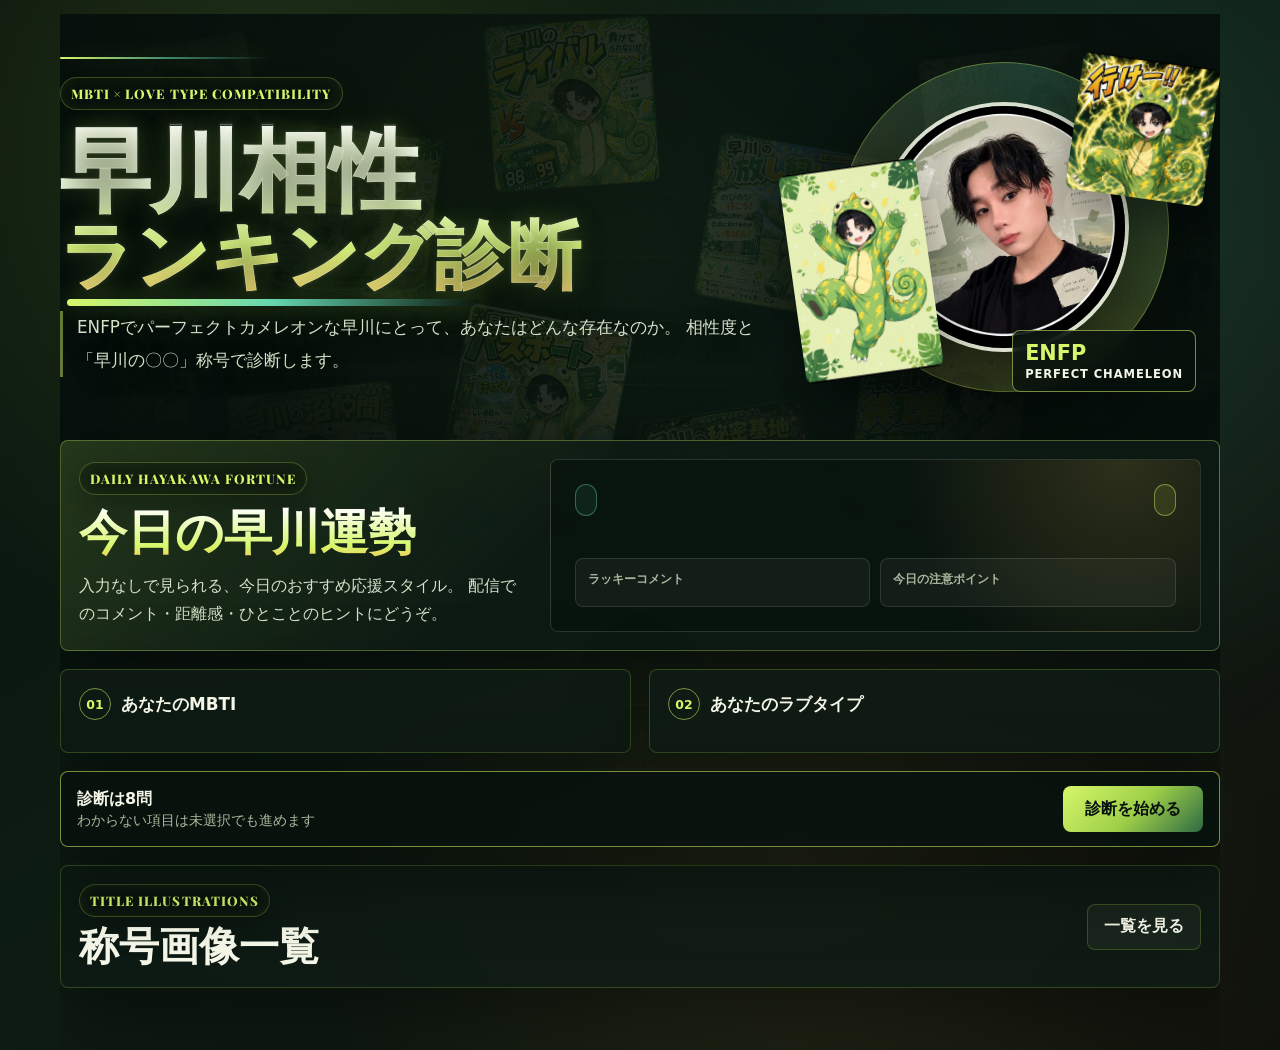
<file: index.html>
<!doctype html>
<html lang="ja">
  <head>
    <meta charset="UTF-8" />
    <meta name="viewport" content="width=device-width, initial-scale=1.0" />
    <meta http-equiv="refresh" content="0; url=sites/hayakawa/" />
    <title>MBTIcustom</title>
  </head>
  <body>
    <main>
      <p>
        早川相性ランキング診断は
        <a href="sites/hayakawa/">sites/hayakawa/</a>
        に移動しました。
      </p>
    </main>
  </body>
</html>
</file>
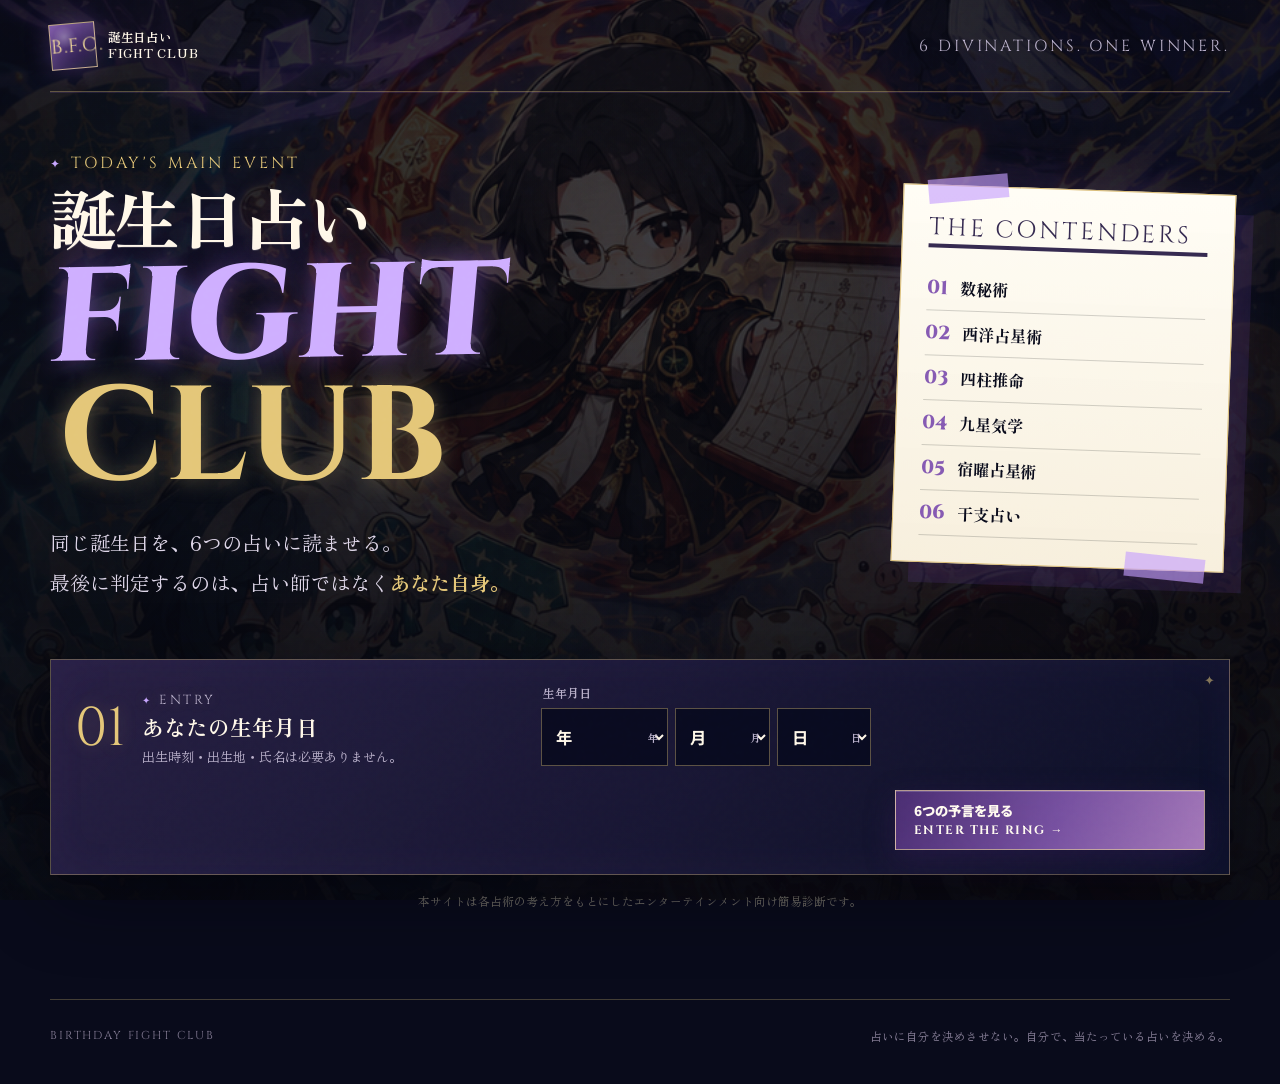
<file: sites/birthday-fight-club/index.html>
<!doctype html>
<html lang="ja">
  <head>
    <meta charset="UTF-8" />
    <meta name="viewport" content="width=device-width, initial-scale=1.0" />
    <meta
      name="description"
      content="6つの誕生日占いを、あなた自身の回答で答え合わせ。一番あなたを言い当てる占術を決める診断サイト。"
    />
    <title>誕生日占い FIGHT CLUB</title>
    <link rel="preconnect" href="https://fonts.googleapis.com" />
    <link rel="preconnect" href="https://fonts.gstatic.com" crossorigin />
    <link
      href="https://fonts.googleapis.com/css2?family=Cinzel:wght@600;700;800&family=Noto+Sans+JP:wght@400;500;700;900&family=Shippori+Mincho:wght@600;700;800&family=Zen+Old+Mincho:wght@500;600;700;900&display=swap"
      rel="stylesheet"
    />
    <link rel="stylesheet" href="styles.css" />
  </head>
  <body>
    <div class="title-backdrop" aria-hidden="true"></div>
    <div class="noise" aria-hidden="true"></div>

    <header class="site-header">
      <a class="brand" href="#" aria-label="誕生日占いファイトクラブ トップ">
        <span>B.F.C.</span>
        <strong>誕生日占い<br />FIGHT CLUB</strong>
      </a>
      <p>6 DIVINATIONS. ONE WINNER.</p>
    </header>

    <main>
      <section class="view intro-view" id="introView">
        <div class="hero-grid">
          <div class="hero-copy">
            <p class="round-label">TODAY'S MAIN EVENT</p>
            <h1>
              <span>誕生日占い</span>
              <em>FIGHT</em>
              <strong>CLUB</strong>
            </h1>
            <p class="hero-lead">
              同じ誕生日を、6つの占いに読ませる。<br />
              最後に判定するのは、占い師ではなく<strong>あなた自身。</strong>
            </p>
          </div>

          <aside class="fight-poster" aria-label="参加する6つの占術">
            <p>THE CONTENDERS</p>
            <ol>
              <li><span>01</span>数秘術</li>
              <li><span>02</span>西洋占星術</li>
              <li><span>03</span>四柱推命</li>
              <li><span>04</span>九星気学</li>
              <li><span>05</span>宿曜占星術</li>
              <li><span>06</span>干支占い</li>
            </ol>
          </aside>
        </div>

        <form class="birth-card" id="birthForm">
          <div>
            <span class="step-number">01</span>
            <div>
              <p class="form-kicker">ENTRY</p>
              <h2>あなたの生年月日</h2>
              <p>出生時刻・出生地・氏名は必要ありません。</p>
            </div>
          </div>
          <fieldset class="birth-picker">
            <legend>生年月日</legend>
            <div class="birth-selects">
              <label class="picker-unit">
                <span class="sr-only">年</span>
                <select id="birthYear" name="birthYear" required>
                  <option value="">年</option>
                </select>
                <b>年</b>
              </label>
              <label class="picker-unit">
                <span class="sr-only">月</span>
                <select id="birthMonth" name="birthMonth" required>
                  <option value="">月</option>
                </select>
                <b>月</b>
              </label>
              <label class="picker-unit">
                <span class="sr-only">日</span>
                <select id="birthDay" name="birthDay" required>
                  <option value="">日</option>
                </select>
                <b>日</b>
              </label>
            </div>
          </fieldset>
          <p class="form-error" id="formError" role="alert"></p>
          <button class="fight-button" type="submit">
            <span>6つの予言を見る</span>
            <b>ENTER THE RING →</b>
          </button>
        </form>

        <p class="disclaimer">
          本サイトは各占術の考え方をもとにしたエンターテインメント向け簡易診断です。
        </p>
      </section>

      <section class="view contenders-view is-hidden" id="contendersView">
        <div class="section-head">
          <div>
            <p class="round-label">PRE-FIGHT READING</p>
            <h2>6つの占いが、<br />あなたをこう読んだ。</h2>
          </div>
          <div class="birth-stamp">
            <span>BORN</span>
            <strong id="birthDateLabel"></strong>
          </div>
        </div>

        <div class="contender-grid" id="contenderGrid"></div>

        <div class="next-match-card">
          <div>
            <span class="step-number">02</span>
            <div>
              <p class="form-kicker">FACT CHECK</p>
              <h2>本人による答え合わせ</h2>
              <p>12のシチュエーションで、6つの占いとの一致度を採点します。</p>
            </div>
          </div>
          <button class="fight-button" id="startQuizButton" type="button">
            <span>判定を始める</span>
            <b>START 12 ROUNDS →</b>
          </button>
        </div>
      </section>

      <section class="view quiz-view is-hidden" id="quizView">
        <div class="quiz-topline">
          <button class="text-button" id="quitQuizButton" type="button">← 出場者一覧へ</button>
          <div>
            <span id="questionCounter">ROUND 01 / 12</span>
            <div class="progress-track"><div class="progress-fill" id="progressFill"></div></div>
          </div>
        </div>

        <article class="question-card">
          <p class="round-label" id="questionAxis">ACTION / 行動力</p>
          <span class="question-number" id="questionNumber">01</span>
          <h2 id="questionText"></h2>
          <p>考えすぎず、普段の自分に近いものを選んでください。</p>
          <div class="answer-grid" id="answerGrid"></div>
        </article>

        <button class="text-button quiz-back" id="previousButton" type="button">← 前の質問</button>
      </section>

      <section class="view result-view is-hidden" id="resultView">
        <div class="winner-hero">
          <p class="round-label">OFFICIAL DECISION</p>
          <p class="winner-kicker">あなたを最も言い当てた占いは</p>
          <div class="winner-mark" id="winnerMark">✦</div>
          <img class="winner-image" id="winnerImage" alt="" />
          <h2 id="winnerName"></h2>
          <div class="winner-score">
            <strong id="winnerScore">0</strong><span>% MATCH</span>
          </div>
          <p class="winner-reason" id="winnerReason"></p>
          <p class="winner-reading" id="winnerReading"></p>
        </div>

        <section class="ranking-section">
          <div class="section-title-row">
            <div>
              <p class="form-kicker">FINAL SCORECARD</p>
              <h2>全占術ランキング</h2>
            </div>
            <span class="chart-legend"><i class="legend-fortune"></i>占い予測 <i class="legend-user"></i>本人回答</span>
          </div>
          <div class="ranking-list" id="rankingList"></div>
        </section>

        <section class="profile-section">
          <div class="section-title-row">
            <div>
              <p class="form-kicker">YOUR ANSWERS</p>
              <h2>本人証言プロファイル</h2>
            </div>
          </div>
          <div class="profile-bars" id="profileBars"></div>
        </section>

        <div class="result-actions">
          <button class="fight-button" id="retryButton" type="button">
            <span>別の誕生日で再戦</span>
            <b>NEW MATCH →</b>
          </button>
        </div>
      </section>
    </main>

    <footer>
      <span>BIRTHDAY FIGHT CLUB</span>
      <p>占いに自分を決めさせない。自分で、当たっている占いを決める。</p>
    </footer>

    <script src="app.js" type="module"></script>
  </body>
</html>
</file>
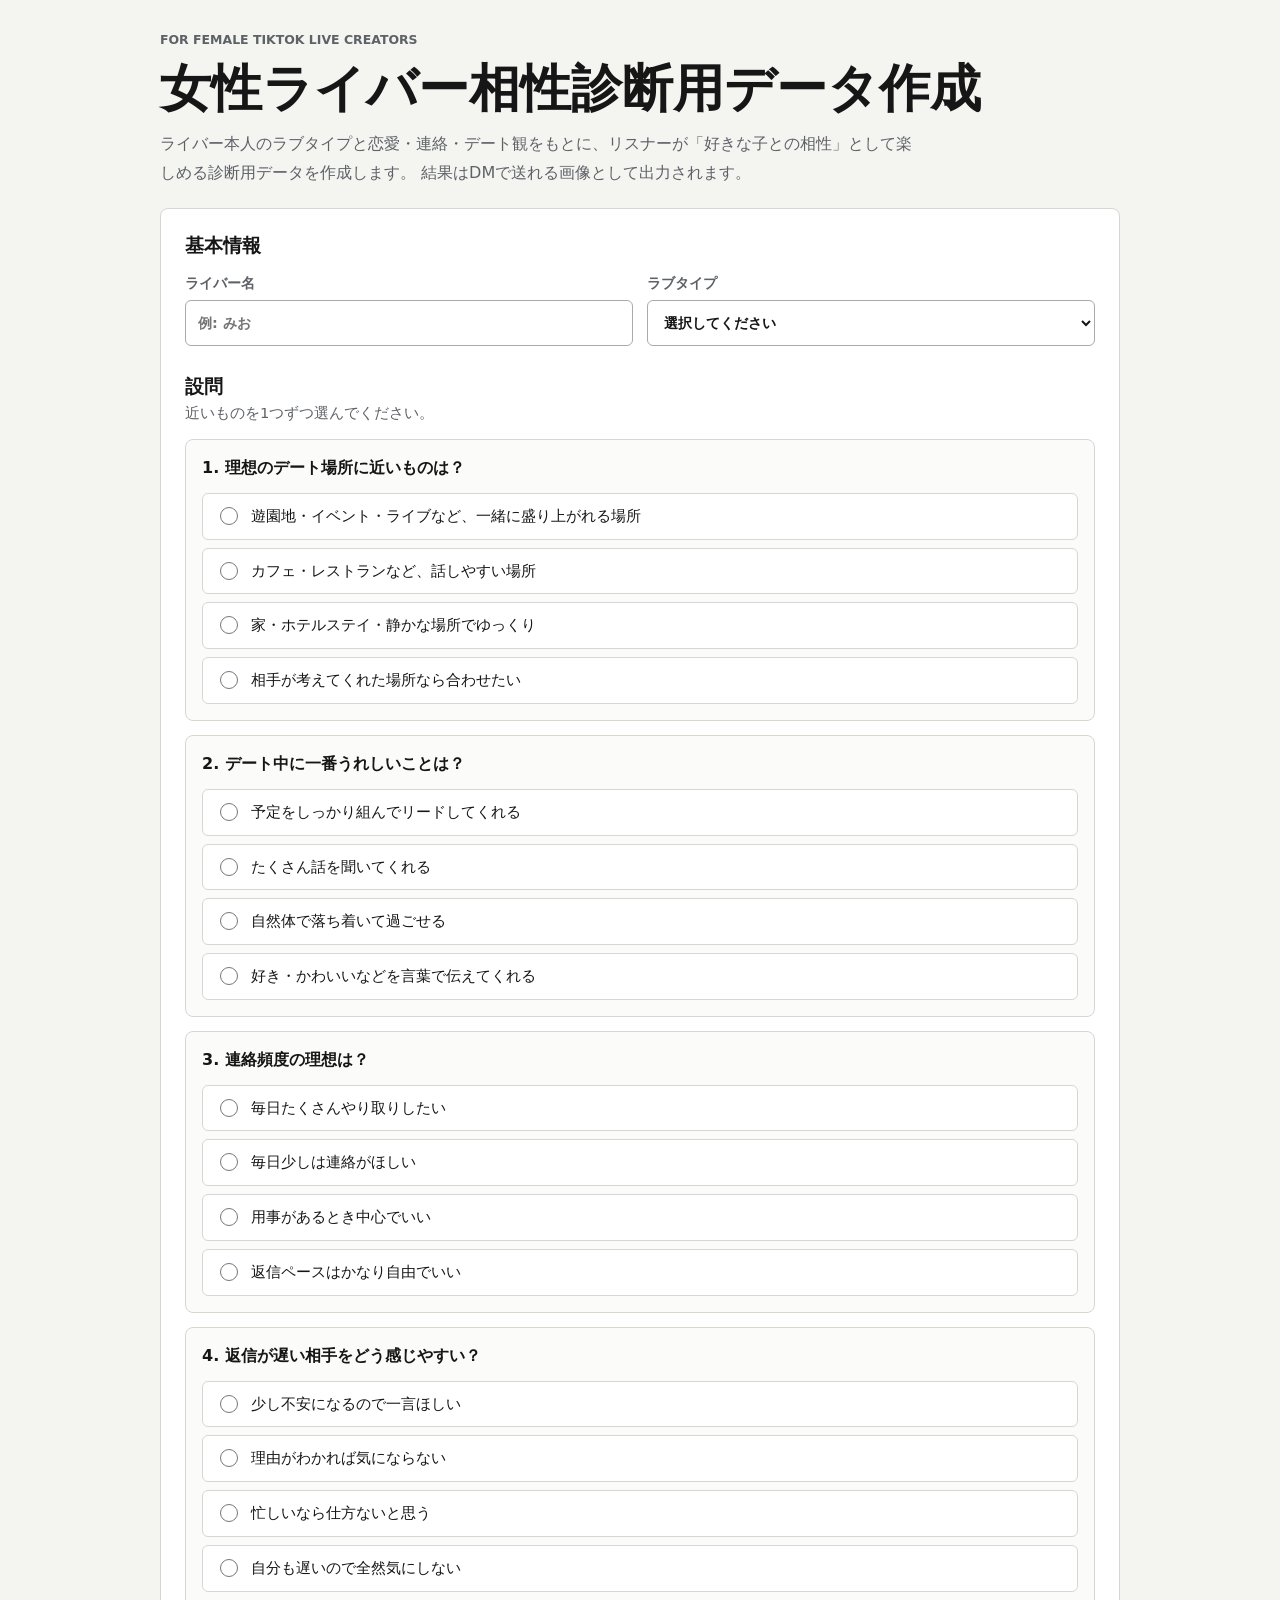
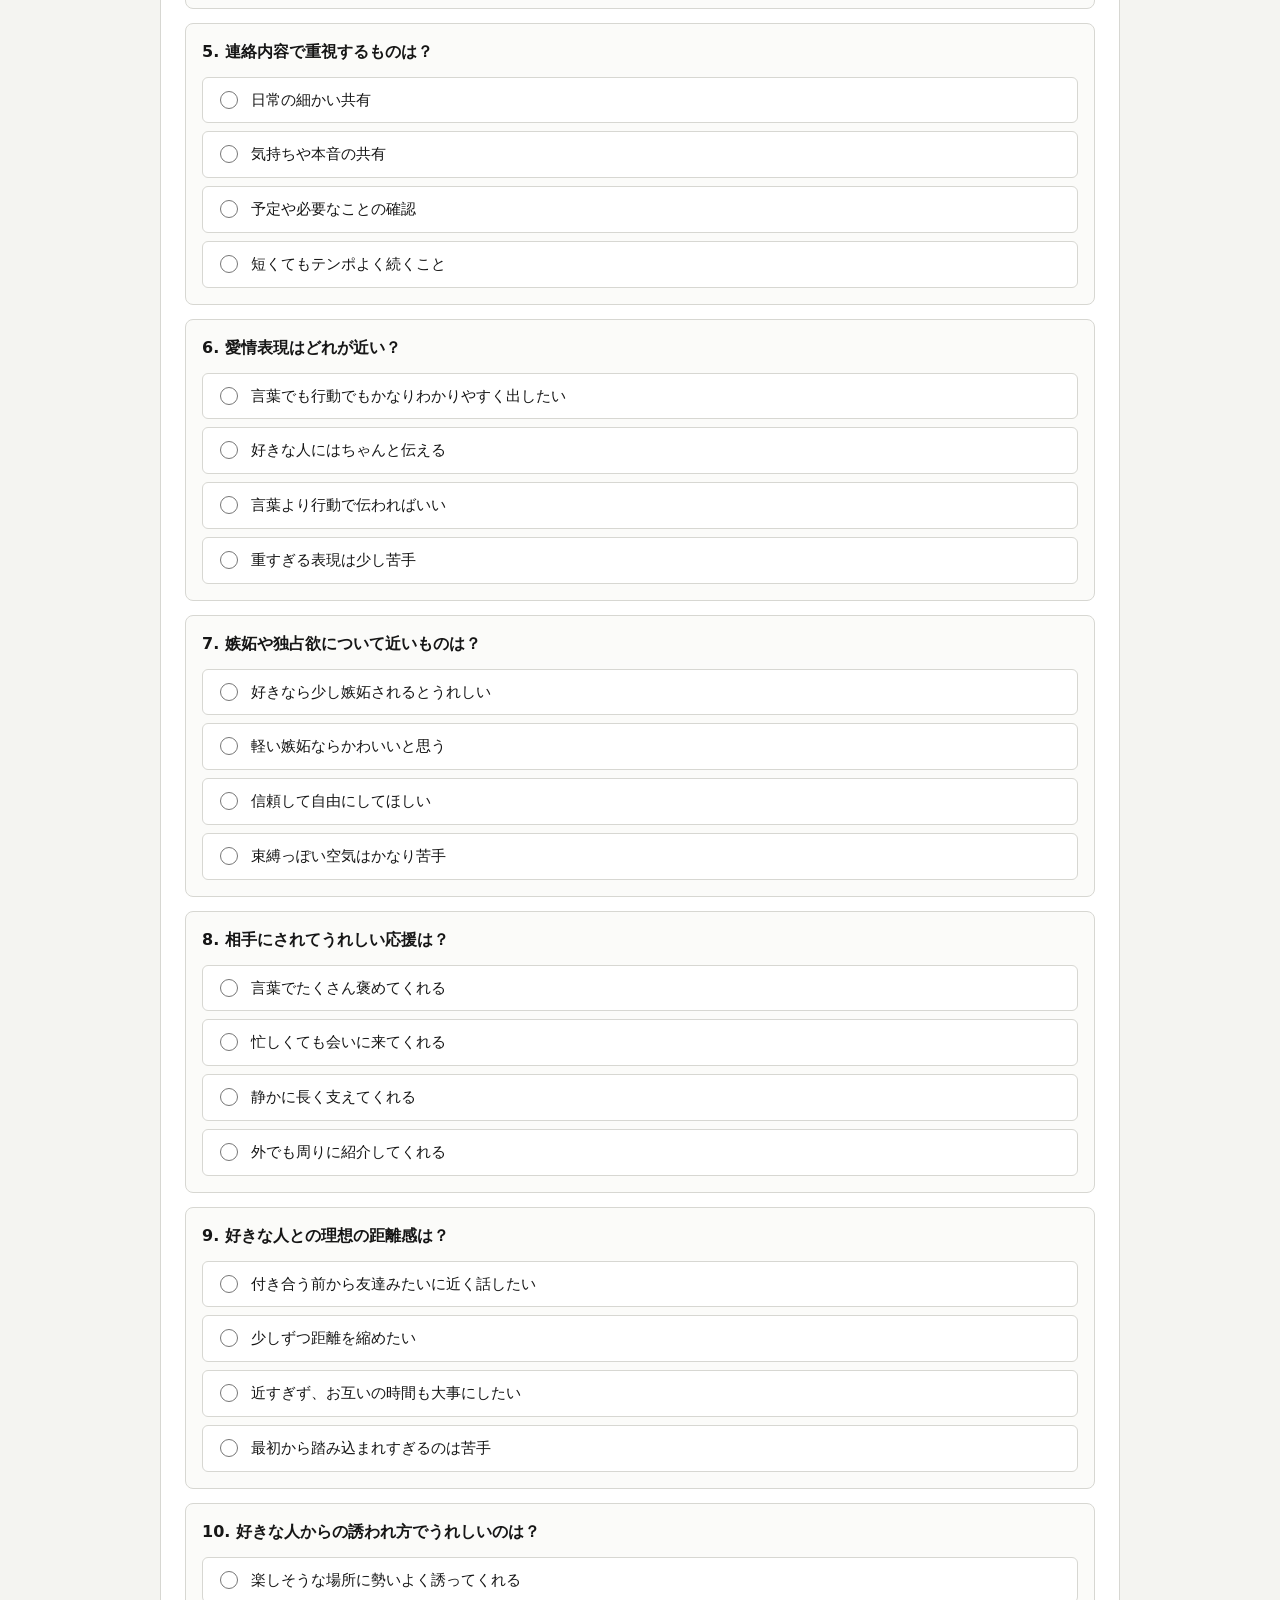
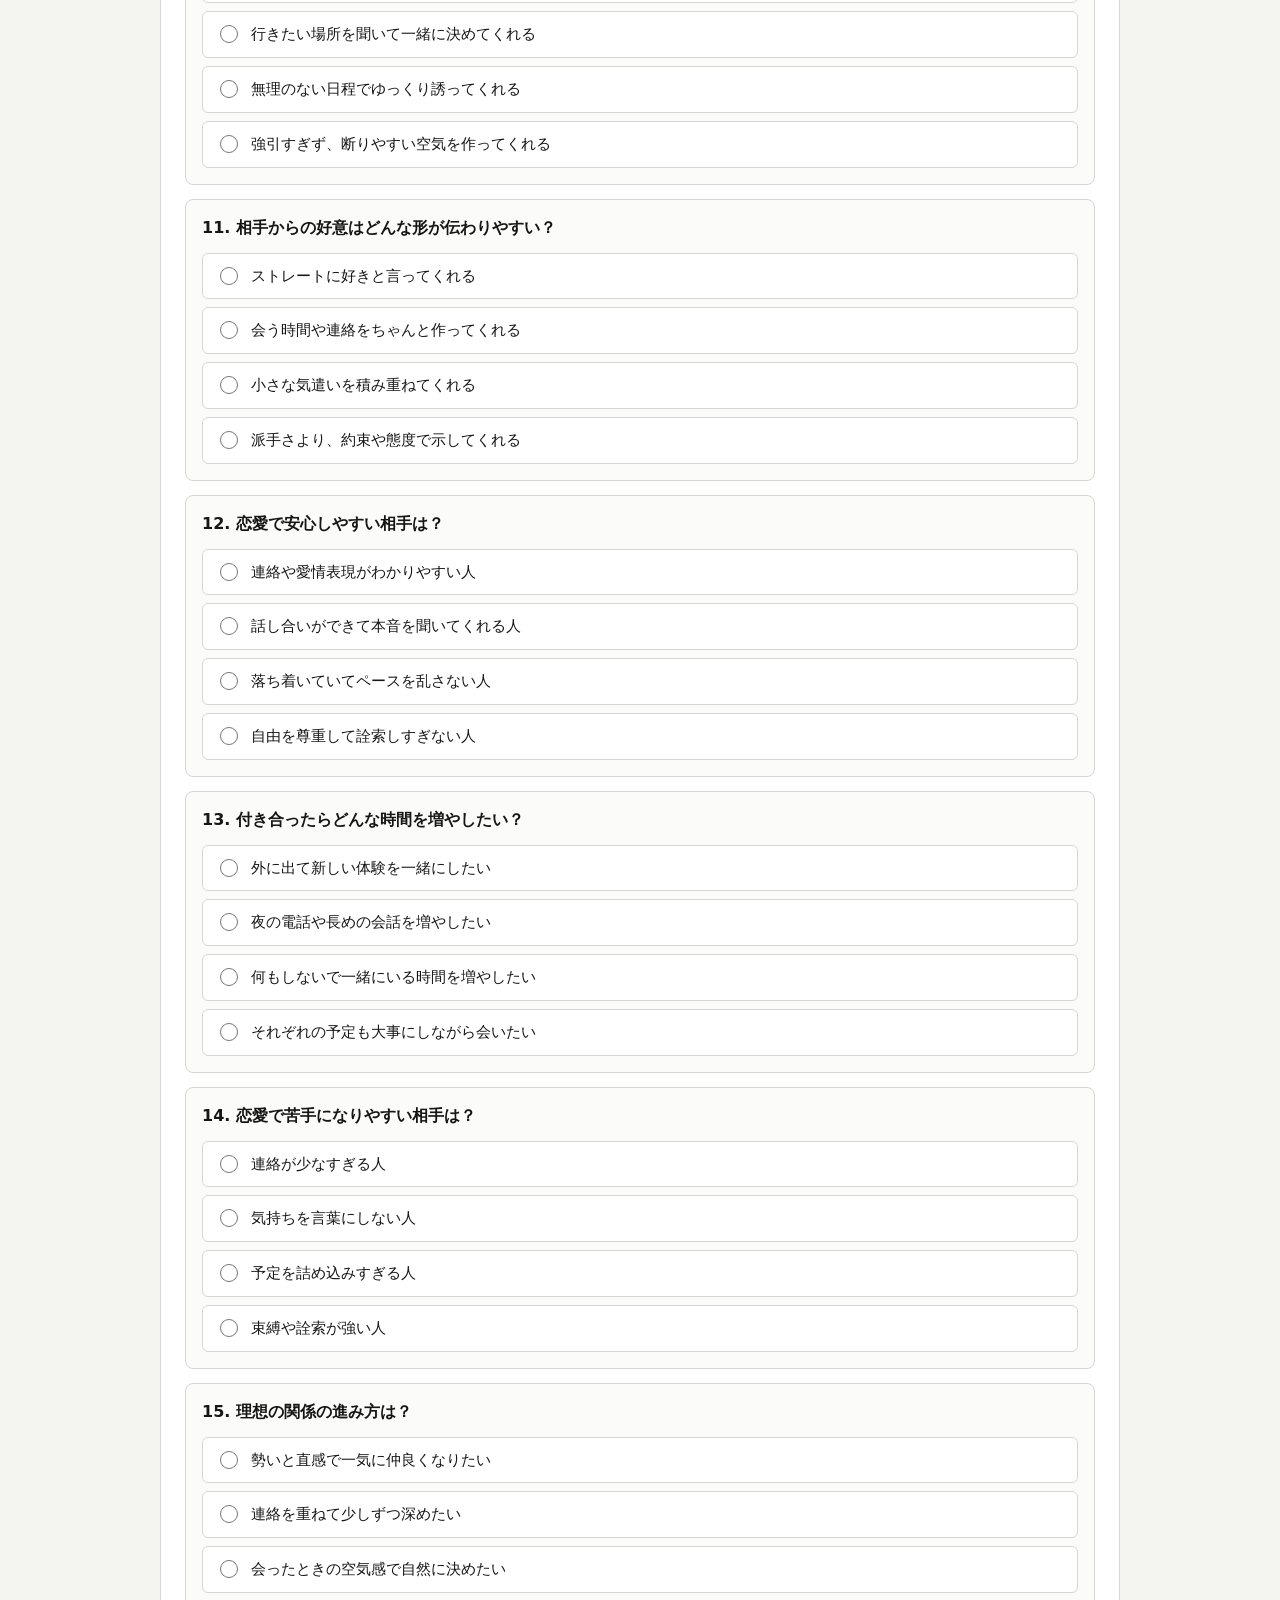
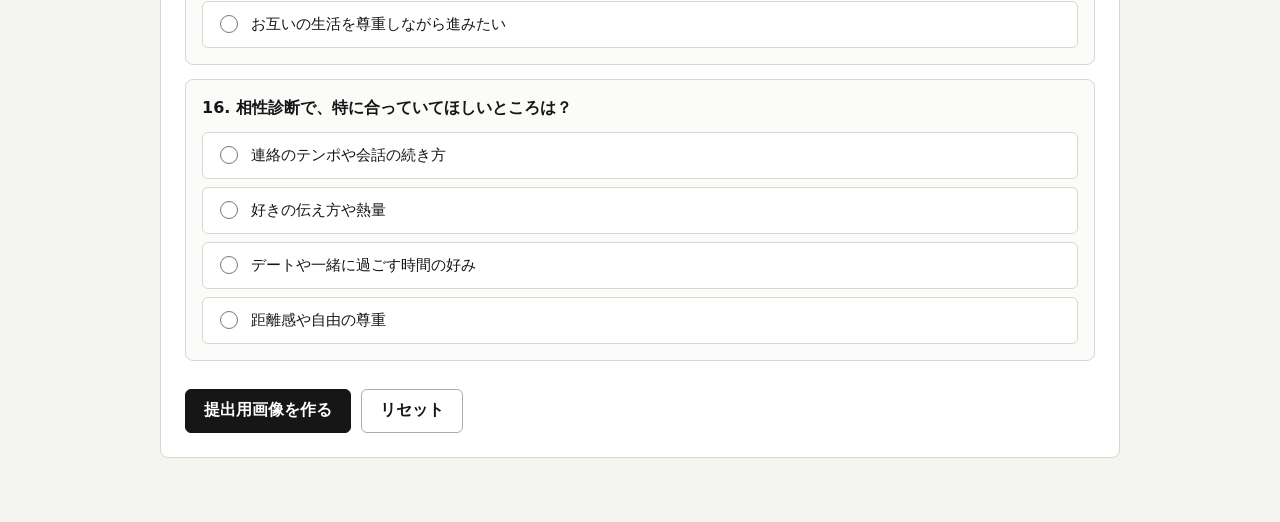
<file: sites/female-liver-profile/index.html>
<!doctype html>
<html lang="ja">
  <head>
    <meta charset="UTF-8" />
    <meta name="viewport" content="width=device-width, initial-scale=1.0" />
    <meta
      name="description"
      content="女性ライバー向けの相性診断用プロフィールデータ作成フォーム。ラブタイプと設問から提出用画像を生成します。"
    />
    <title>女性ライバー相性診断用データ作成</title>
    <link rel="stylesheet" href="styles.css" />
  </head>
  <body>
    <main class="shell">
      <section class="intro">
        <p class="kicker">for female TikTok live creators</p>
        <h1>女性ライバー相性診断用データ作成</h1>
        <p class="lead">
          ライバー本人のラブタイプと恋愛・連絡・デート観をもとに、リスナーが「好きな子との相性」として楽しめる診断用データを作成します。
          結果はDMで送れる画像として出力されます。
        </p>
      </section>

      <form class="panel profile-form" id="profileForm">
        <section class="form-section">
          <h2>基本情報</h2>
          <div class="field-grid">
            <label>
              <span>ライバー名</span>
              <input id="creatorName" type="text" maxlength="24" placeholder="例: みお" required />
            </label>
            <label>
              <span>ラブタイプ</span>
              <select id="loveType" required>
                <option value="">選択してください</option>
              </select>
            </label>
          </div>
        </section>

        <section class="form-section">
          <div class="question-heading">
            <h2>設問</h2>
            <p>近いものを1つずつ選んでください。</p>
          </div>
          <div id="questions" class="questions"></div>
        </section>

        <div class="actions">
          <button class="primary-button" type="submit">提出用画像を作る</button>
          <button class="secondary-button" id="resetButton" type="button">リセット</button>
        </div>
      </form>

      <section class="panel result-panel is-hidden" id="resultPanel" aria-live="polite">
        <div class="result-copy">
          <h2>提出用画像</h2>
          <p>画像を保存してDMで送ってください。コードと数値が読めれば問題ありません。</p>
        </div>
        <div class="result-layout">
          <img id="resultImage" alt="女性ライバー相性診断用データ画像" />
          <div class="result-actions">
            <button class="primary-button" id="downloadButton" type="button">画像を保存</button>
            <button class="secondary-button" id="copyTextButton" type="button">内容をコピー</button>
            <textarea id="resultText" readonly></textarea>
          </div>
        </div>
      </section>
    </main>

    <script src="app.js"></script>
  </body>
</html>
</file>
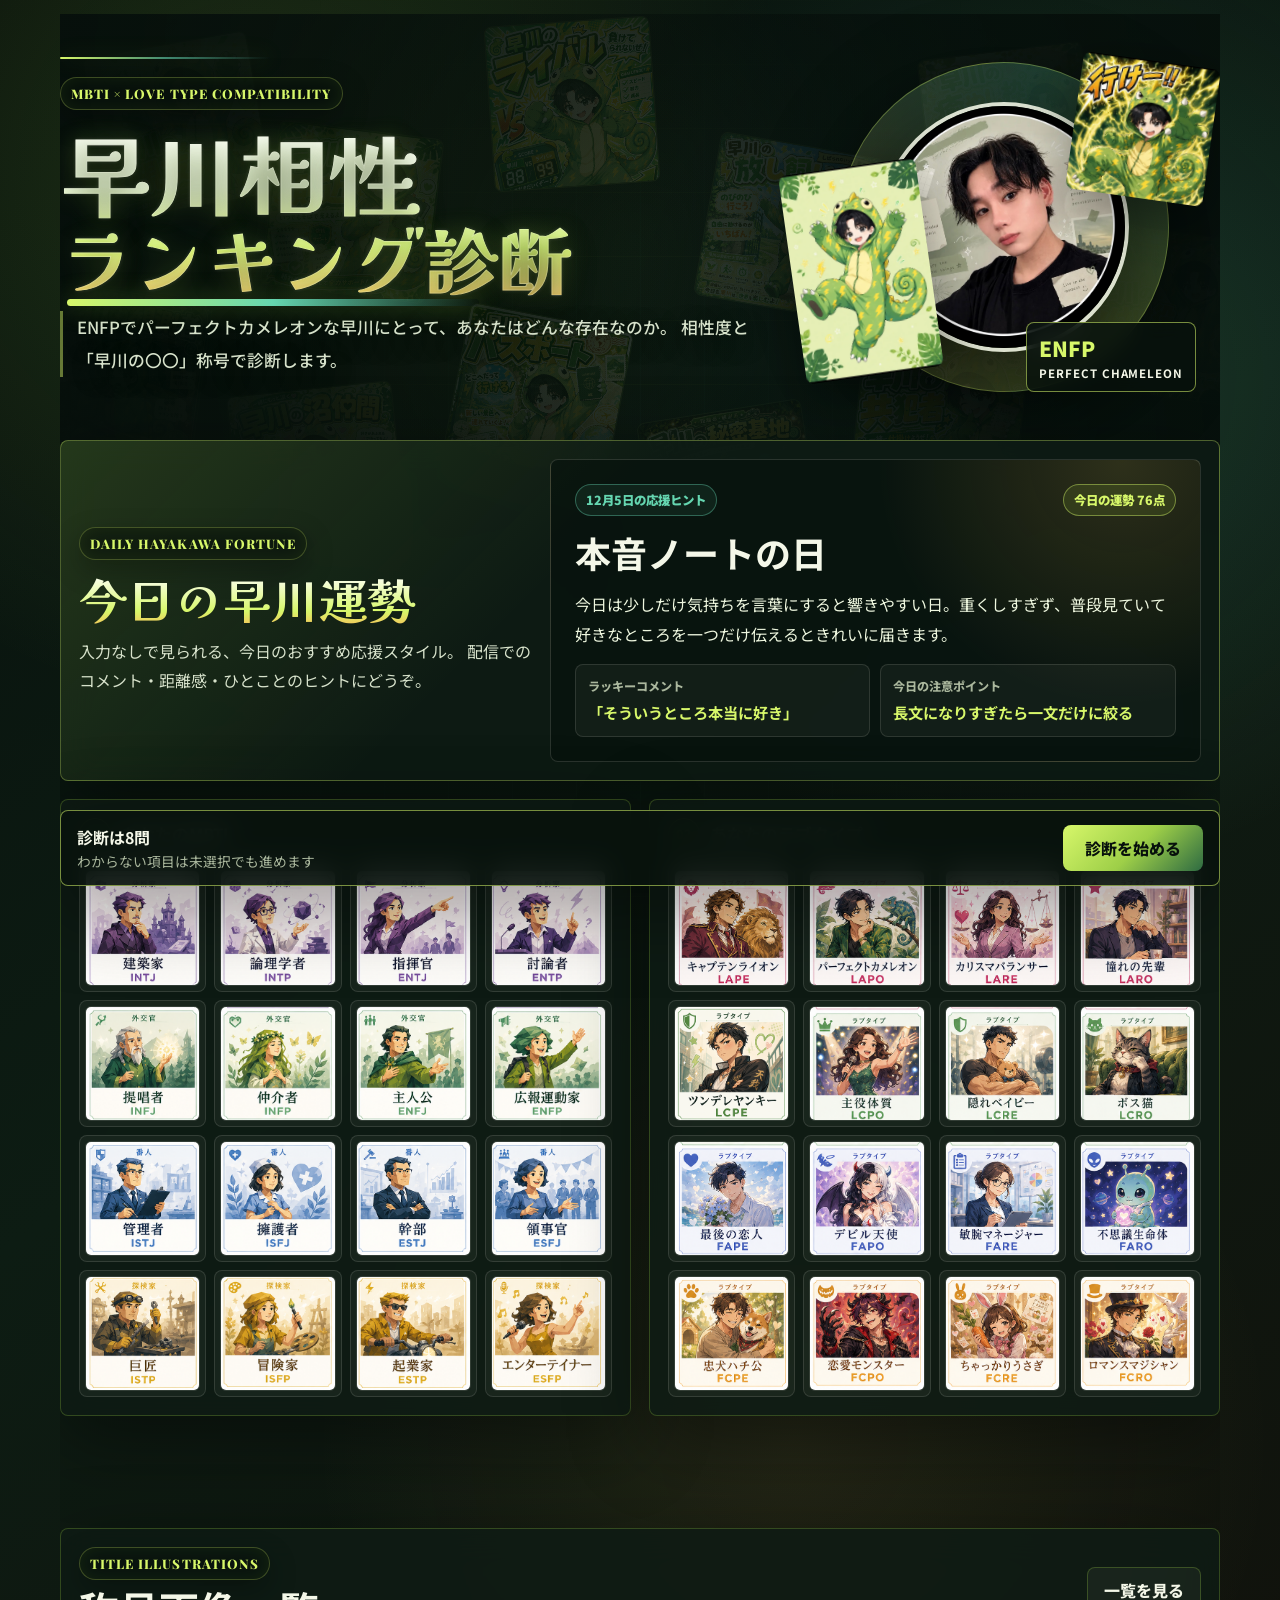
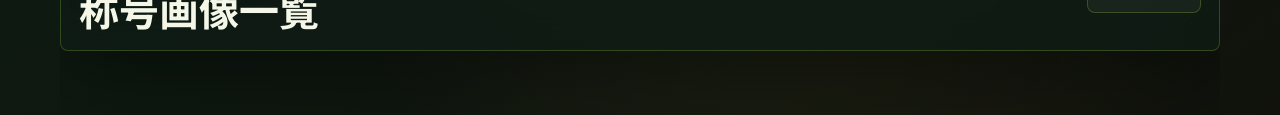
<file: sites/hayakawa/index.html>
<!doctype html>
<html lang="ja">
  <head>
    <meta charset="UTF-8" />
    <meta name="viewport" content="width=device-width, initial-scale=1.0" />
    <meta
      name="description"
      content="MBTIとラブタイプから、TikTokライバー早川との相性度と称号がわかる診断サイト。"
    />
    <title>早川相性ランキング診断</title>
    <link rel="preconnect" href="https://fonts.googleapis.com" />
    <link rel="preconnect" href="https://fonts.gstatic.com" crossorigin />
    <link
      href="https://fonts.googleapis.com/css2?family=Kaisei+Opti:wght@700&family=Noto+Sans+JP:wght@400;500;700;900&family=Playfair+Display:wght@700;800&display=swap"
      rel="stylesheet"
    />
    <link rel="stylesheet" href="styles.css?v=20260622-role-gallery" />
  </head>
  <body>
    <div class="ambient" aria-hidden="true"></div>
    <main class="app-shell">
      <section class="intro-view" id="introView">
        <div class="role-collage" aria-hidden="true">
          <img class="collage-card c1" src="assets/pic/26/best_friend.png" alt="" />
          <img class="collage-card c2" src="assets/pic/26/inner_circle.png" alt="" />
          <img class="collage-card c3" src="assets/pic/26/rival.png" alt="" />
          <img class="collage-card c4" src="assets/pic/26/keeper.png" alt="" />
          <img class="collage-card c5" src="assets/pic/26/healer.png" alt="" />
          <img class="collage-card c6" src="assets/pic/26/comment_driver.png" alt="" />
          <img class="collage-card c7" src="assets/pic/26/observer.png" alt="" />
          <img class="collage-card c8" src="assets/pic/26/sweet_spot.png" alt="" />
          <img class="collage-card c9" src="assets/pic/26/passport.png" alt="" />
          <img class="collage-card c10" src="assets/pic/26/secret_base.png" alt="" />
          <img class="collage-card c11" src="assets/pic/26/chaos_partner.png" alt="" />
          <img class="collage-card c12" src="assets/pic/26/sunflower.png" alt="" />
        </div>
        <div class="hero-layout">
          <div class="intro-copy">
            <p class="eyebrow">MBTI × Love Type compatibility</p>
            <h1>
              <span>早川相性</span>
              <span>ランキング診断</span>
            </h1>
            <p class="lead">
              ENFPでパーフェクトカメレオンな早川にとって、あなたはどんな存在なのか。
              相性度と「早川の〇〇」称号で診断します。
            </p>
          </div>

          <aside class="creator-visual" aria-label="早川プロフィール">
            <div class="creator-orbit" aria-hidden="true"></div>
            <img class="creator-photo" src="assets/pic/hayakawa-profile.png" alt="早川" />
            <img class="creator-accent accent-a" src="assets/pic/hayakawa-chameleon-action.png" alt="" />
            <img class="creator-accent accent-b" src="assets/pic/hayakawa-chameleon-soft.png" alt="" />
            <div class="creator-caption">
              <span>ENFP</span>
              <strong>Perfect Chameleon</strong>
            </div>
          </aside>
        </div>

        <section class="daily-fortune-panel" aria-labelledby="dailyFortuneHeading">
          <div class="daily-fortune-copy">
            <p class="eyebrow">Daily Hayakawa fortune</p>
            <h2 id="dailyFortuneHeading">今日の早川運勢</h2>
            <p>
              入力なしで見られる、今日のおすすめ応援スタイル。
              配信でのコメント・距離感・ひとことのヒントにどうぞ。
            </p>
          </div>
          <div class="daily-fortune-card">
            <div class="daily-fortune-meta">
              <span id="dailyFortuneDate"></span>
              <strong id="dailyFortuneScore"></strong>
            </div>
            <h3 id="dailyFortuneTheme"></h3>
            <p id="dailyFortuneMessage"></p>
            <div class="daily-fortune-tips">
              <div>
                <span>ラッキーコメント</span>
                <strong id="dailyFortuneLucky"></strong>
              </div>
              <div>
                <span>今日の注意ポイント</span>
                <strong id="dailyFortuneCaution"></strong>
              </div>
            </div>
          </div>
        </section>

        <div class="selection-layout">
          <section class="selection-panel" aria-labelledby="mbtiHeading">
            <div class="panel-heading">
              <span>01</span>
              <h2 id="mbtiHeading">あなたのMBTI</h2>
            </div>
            <div class="option-grid mbti-grid" id="mbtiOptions"></div>
          </section>

          <section class="selection-panel" aria-labelledby="loveHeading">
            <div class="panel-heading">
              <span>02</span>
              <h2 id="loveHeading">あなたのラブタイプ</h2>
            </div>
            <div class="option-grid love-grid" id="loveOptions"></div>
          </section>
        </div>

        <div class="start-strip">
          <div>
            <strong id="startQuestionCount">診断は8問</strong>
            <span>わからない項目は未選択でも進めます</span>
          </div>
          <button class="primary-action" id="startButton" type="button">
            診断を始める
          </button>
        </div>

        <section class="role-gallery-panel" aria-labelledby="roleGalleryHeading">
          <div class="role-gallery-head">
            <div>
              <p class="eyebrow">Title illustrations</p>
              <h2 id="roleGalleryHeading">称号画像一覧</h2>
            </div>
            <button class="ghost-action" id="roleGalleryToggle" type="button" aria-expanded="false">
              一覧を見る
            </button>
          </div>
          <div class="role-gallery-grid is-hidden" id="roleGalleryGrid"></div>
        </section>
      </section>

      <section class="quiz-view is-hidden" id="quizView" aria-live="polite">
        <div class="quiz-progress">
          <span id="questionCounter">1 / 12</span>
          <div class="progress-track">
            <div class="progress-fill" id="progressFill"></div>
          </div>
        </div>
        <article class="question-panel">
          <p class="question-kicker">正解はありません。早川との距離感で選んでください。</p>
          <h2 id="questionText"></h2>
          <div class="scale-labels">
            <span id="leftLabel"></span>
            <span id="rightLabel"></span>
          </div>
          <div class="answer-row" id="answerRow"></div>
        </article>
        <div class="quiz-actions">
          <button class="ghost-action" id="backButton" type="button">戻る</button>
          <button class="ghost-action" id="skipButton" type="button">次へ</button>
        </div>
      </section>

      <section class="result-view is-hidden" id="resultView">
        <div class="result-head">
          <p class="eyebrow">Hayakawa compatibility result</p>
          <h2 id="resultTitle"></h2>
          <p id="resultSubtitle"></p>
        </div>

        <div class="result-layout">
          <section class="score-panel">
            <div class="score-ring" id="scoreRing">
              <span id="scoreValue">0%</span>
              <small id="rankLabel"></small>
            </div>
            <div class="badge-row" id="badgeRow"></div>
            <canvas id="radarCanvas" width="360" height="360" aria-label="相性属性グラフ"></canvas>
          </section>

          <section class="explain-panel">
            <div class="result-creator">
              <img src="assets/pic/hayakawa-profile.png" alt="早川" />
              <div>
                <span>早川判定</span>
                <strong>ENFP × パーフェクトカメレオン基準</strong>
              </div>
            </div>
            <figure class="role-image-frame">
              <img id="roleImage" alt="" />
            </figure>
            <h3 id="roleName"></h3>
            <p id="mainDescription"></p>
            <div class="comment-list" id="commentList"></div>
          </section>
        </div>

        <section class="share-section">
          <div class="share-copy">
            <h3>保存・共有用カード</h3>
            <p>配信コメントやSNSで結果を見せやすい3:4カードです。</p>
          </div>
          <div class="card-preview">
            <img id="resultCardImage" alt="早川相性ランキング診断の結果カード" />
          </div>
          <div class="share-actions">
            <button class="primary-action" id="shareButton" type="button">結果を共有</button>
            <button class="ghost-action" id="copyButton" type="button">結果文をコピー</button>
            <button class="ghost-action" id="restartButton" type="button">もう一度診断</button>
          </div>
        </section>
      </section>
    </main>

    <script src="app.js?v=20260622-role-gallery" type="module"></script>
  </body>
</html>
</file>
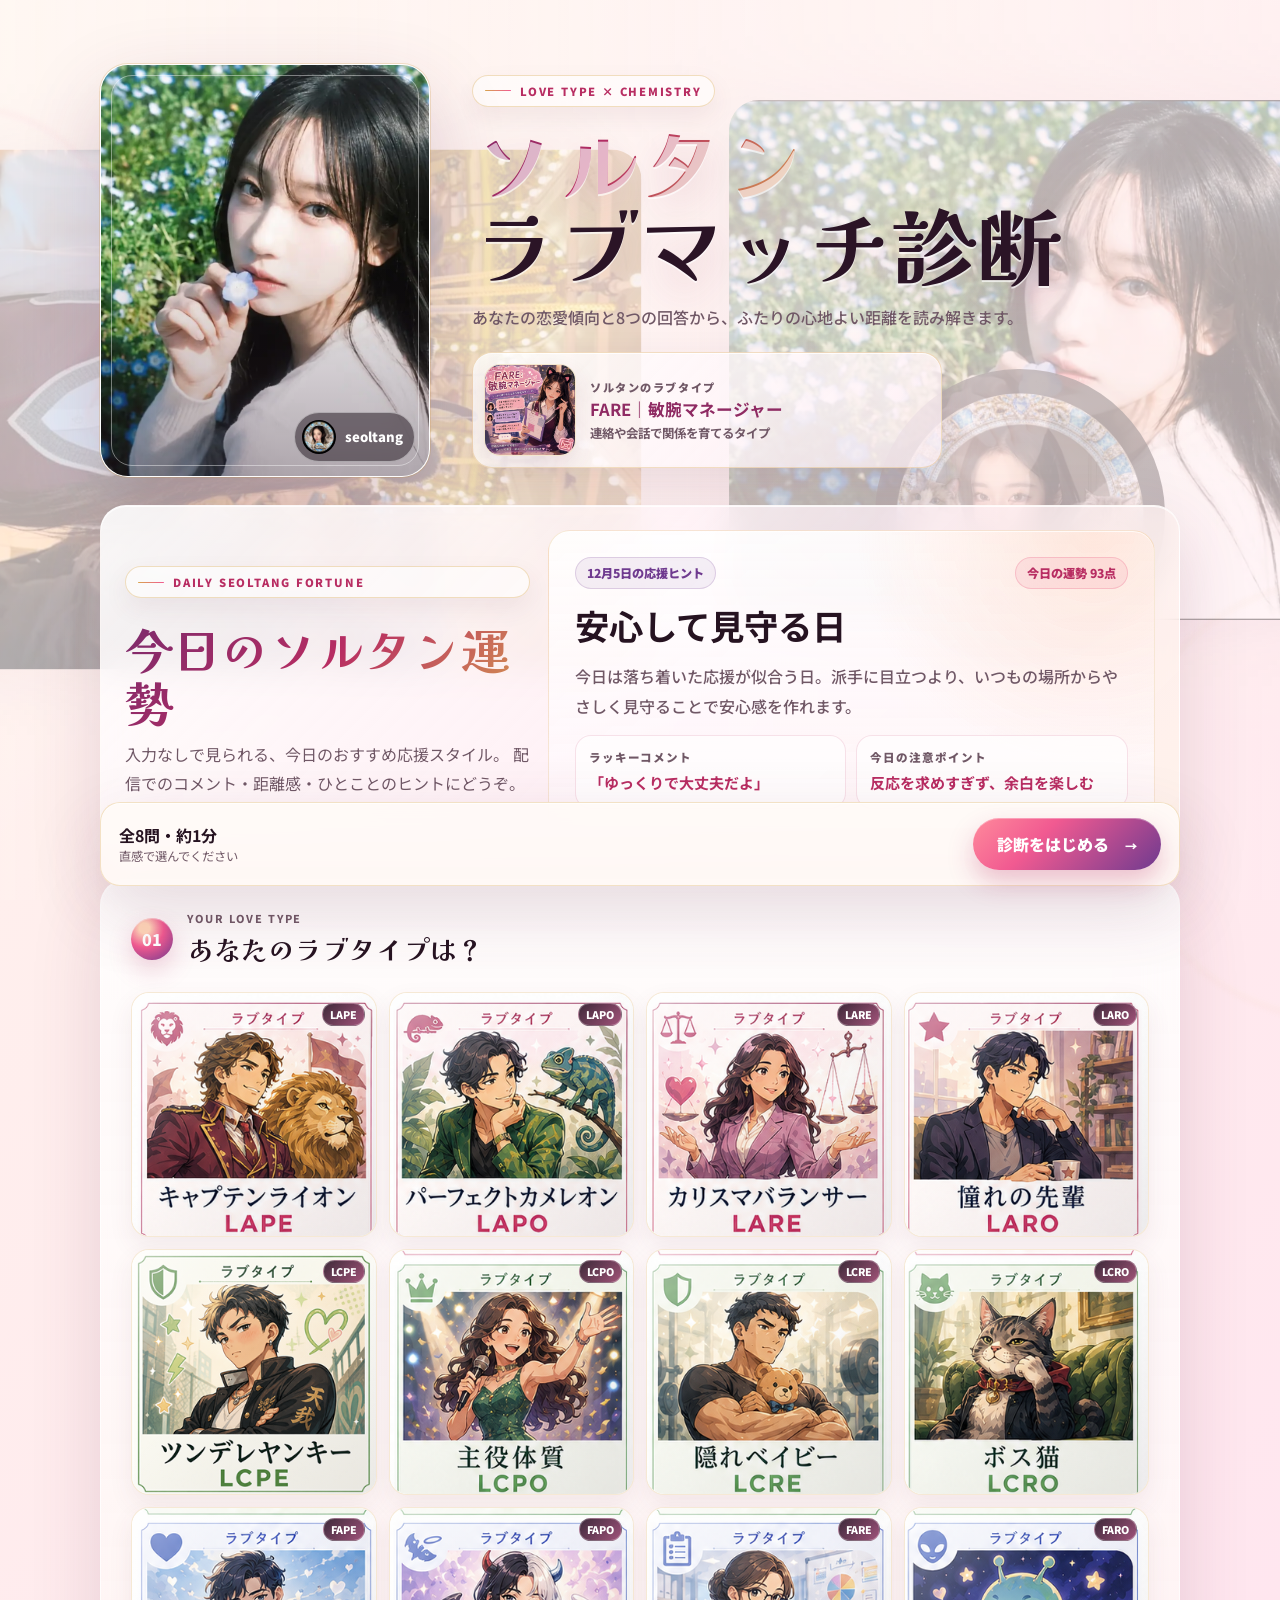
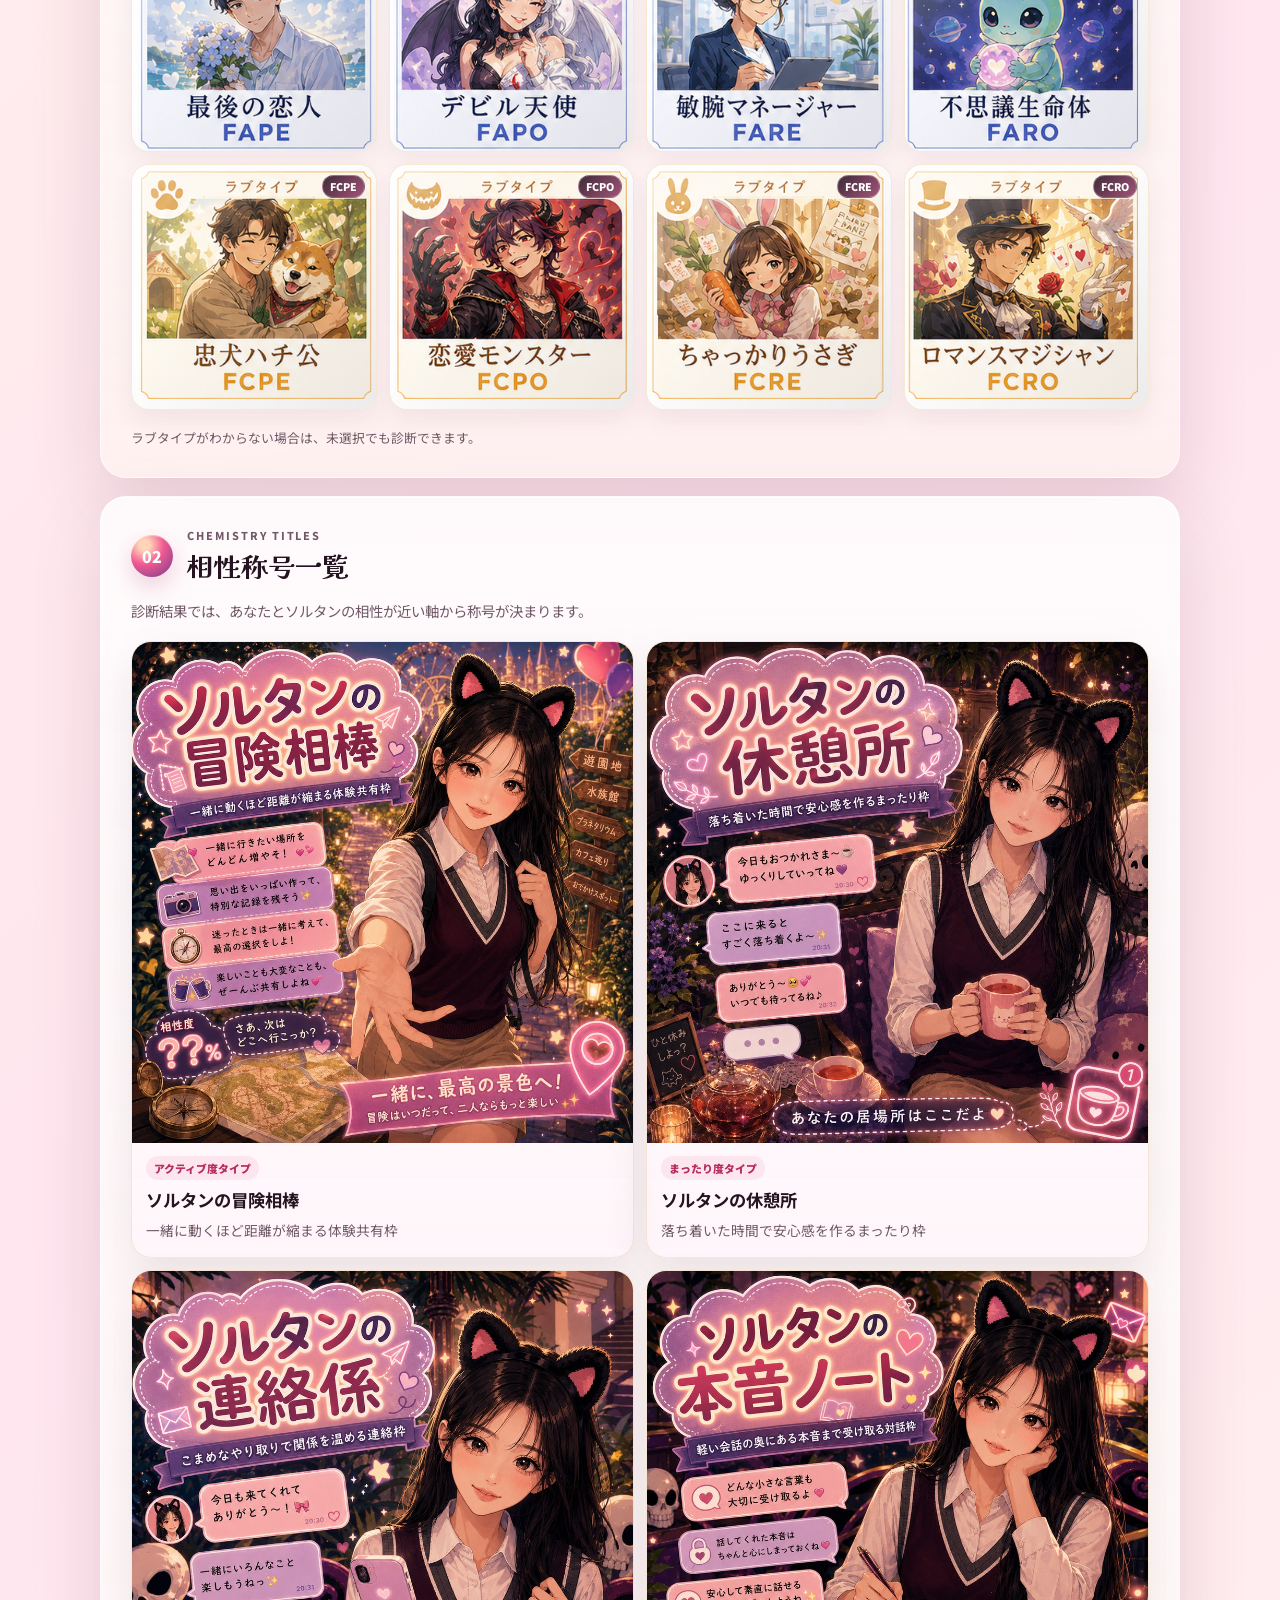
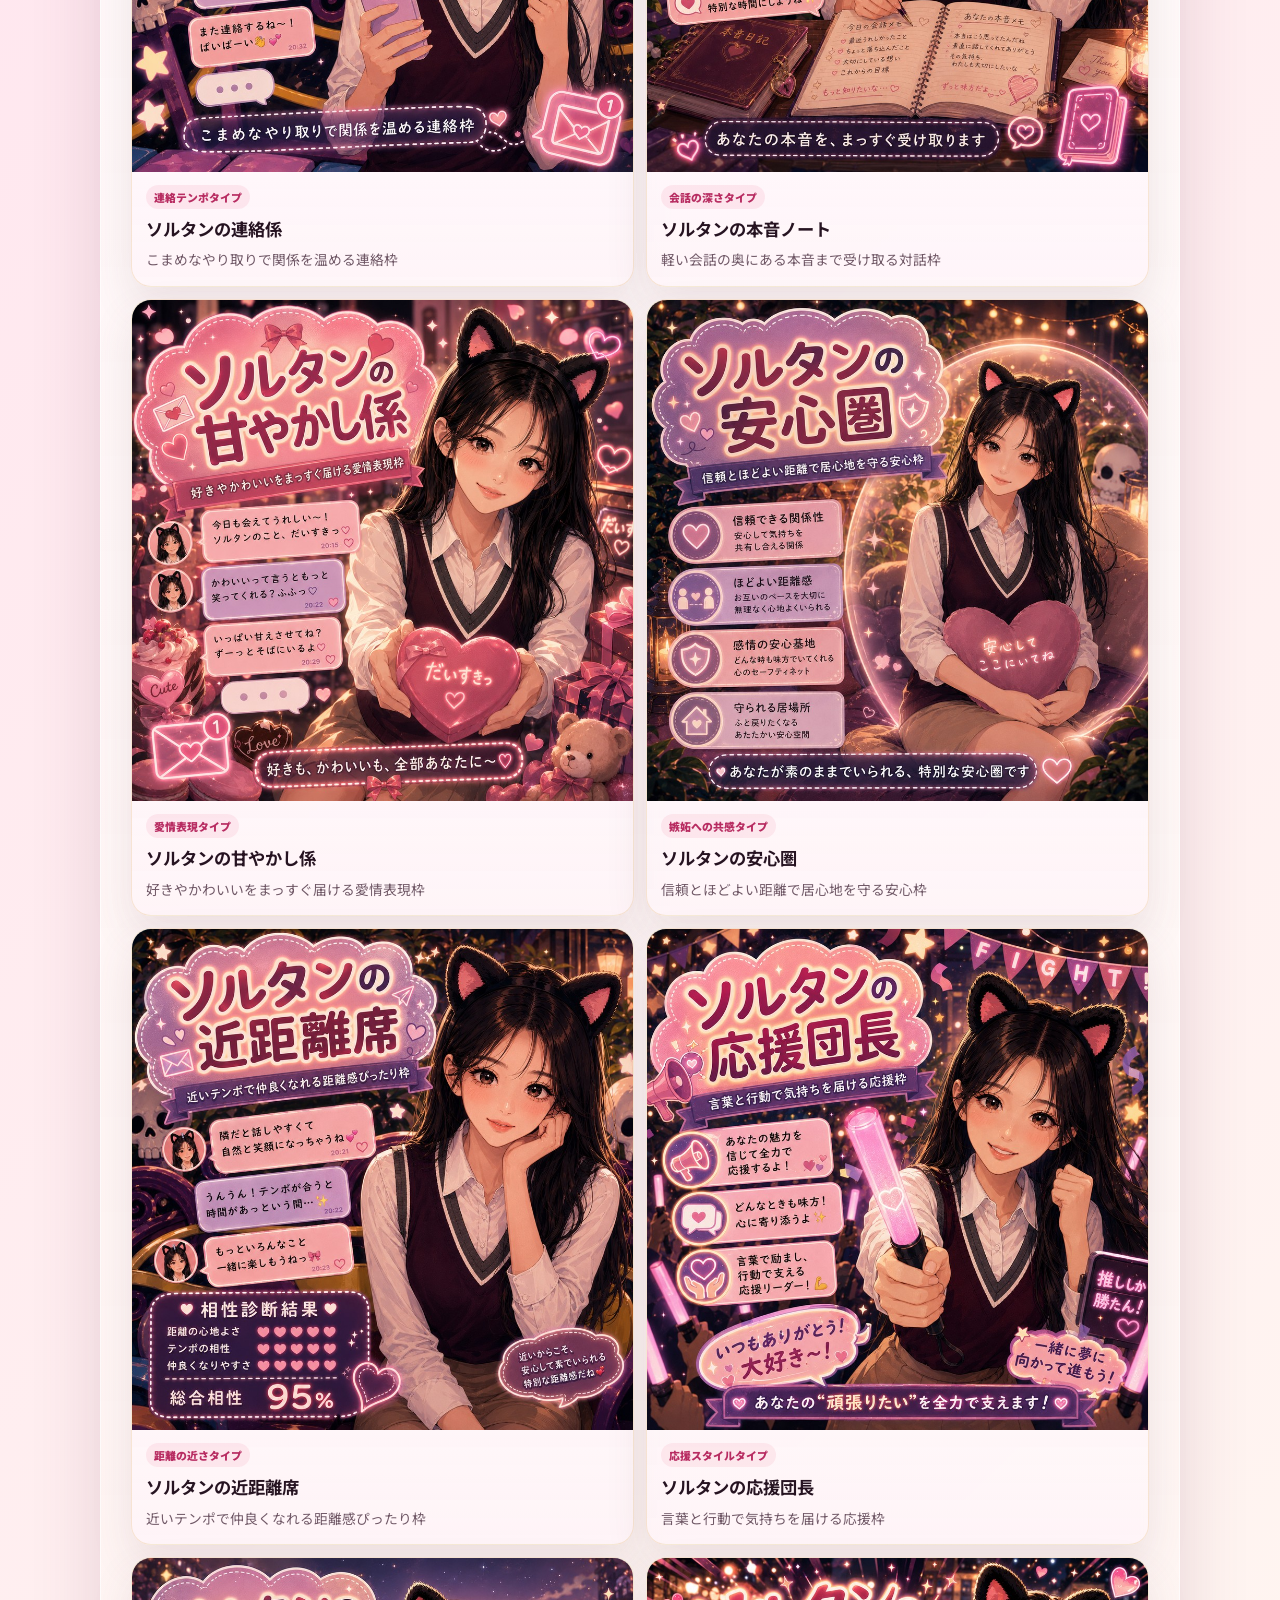
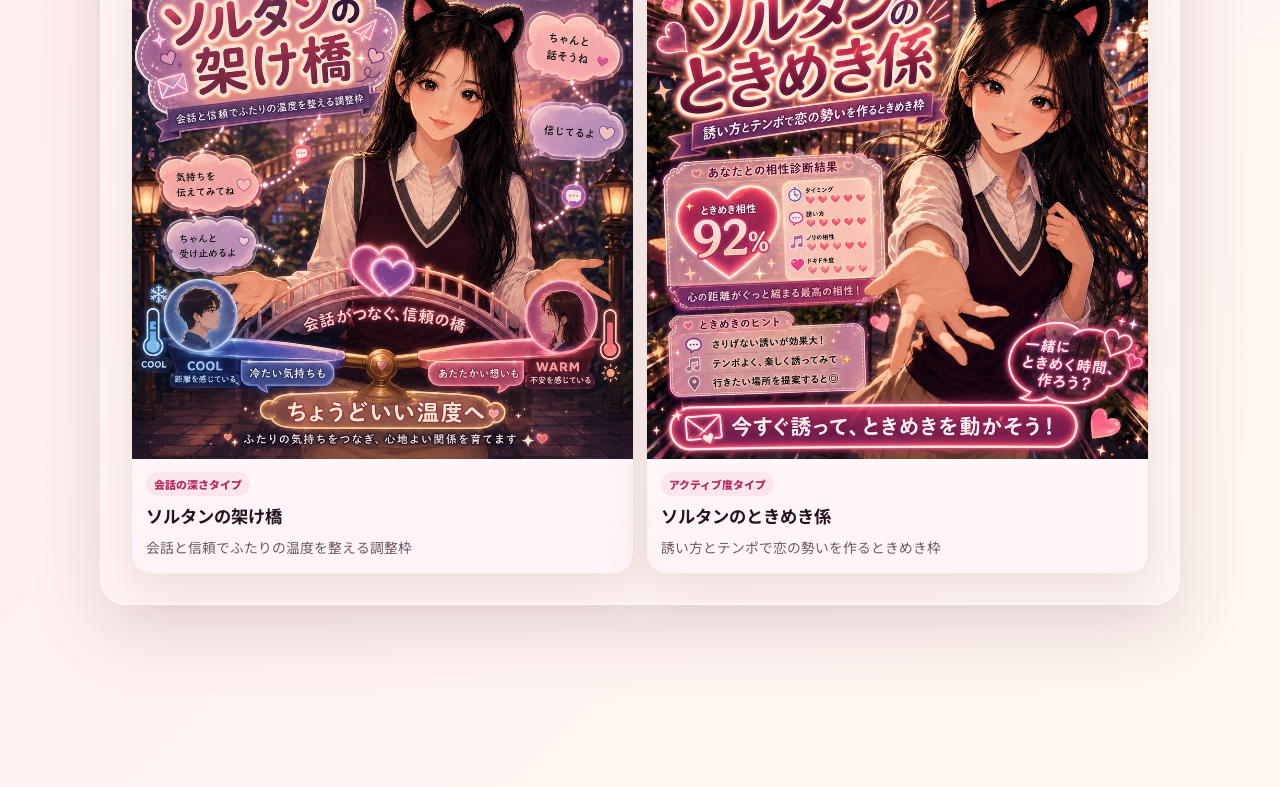
<file: sites/soltan/index.html>
<!doctype html>
<html lang="ja">
  <head>
    <meta charset="UTF-8" />
    <meta name="viewport" content="width=device-width, initial-scale=1.0" />
    <meta name="description" content="ラブタイプと8つの質問から、ソルタンラブマッチ診断を楽しめます。" />
    <title>ソルタンラブマッチ診断</title>
    <link rel="preconnect" href="https://fonts.googleapis.com" />
    <link rel="preconnect" href="https://fonts.gstatic.com" crossorigin />
    <link href="https://fonts.googleapis.com/css2?family=DM+Serif+Display&family=Kaisei+Opti:wght@500;700&family=Noto+Sans+JP:wght@400;500;700;900&display=swap" rel="stylesheet" />
    <link rel="stylesheet" href="styles.css" />
  </head>
  <body>
    <div class="ambient ambient-a" aria-hidden="true"></div>
    <div class="ambient ambient-b" aria-hidden="true"></div>
    <div class="photo-backdrop" aria-hidden="true">
      <img src="etc/IMG_8865.PNG" alt="" />
      <img src="etc/IMG_8866.PNG" alt="" />
      <img src="etc/IMG_8875.PNG" alt="" />
    </div>

    <main class="app-shell">
      <section class="intro-view" id="introView">
        <header class="hero">
          <figure class="hero-photo">
            <img class="is-rotated-photo" src="etc/IMG_8865.PNG" alt="ソルタンのプロフィール写真" />
            <figcaption>
              <img src="etc/IMG_8875.PNG" alt="" />
              <span>seoltang</span>
            </figcaption>
          </figure>
          <div>
            <p class="eyebrow">LOVE TYPE × CHEMISTRY</p>
            <h1><span>ソルタン</span><br />ラブマッチ診断</h1>
            <p class="lead">あなたの恋愛傾向と8つの回答から、ふたりの心地よい距離を読み解きます。</p>
            <div class="liver-profile-chip" aria-label="ソルタンのラブタイプ">
              <img src="新しいフォルダー/FARE.png" alt="敏腕マネージャー" />
              <div>
                <span>ソルタンのラブタイプ</span>
                <strong id="liverLoveType">FARE｜敏腕マネージャー</strong>
                <small>連絡や会話で関係を育てるタイプ</small>
              </div>
            </div>
          </div>
        </header>

        <section class="daily-fortune-panel" aria-labelledby="dailyFortuneHeading">
          <div class="daily-fortune-copy">
            <p class="eyebrow">DAILY SEOLTANG FORTUNE</p>
            <h2 id="dailyFortuneHeading">今日のソルタン運勢</h2>
            <p>
              入力なしで見られる、今日のおすすめ応援スタイル。
              配信でのコメント・距離感・ひとことのヒントにどうぞ。
            </p>
          </div>
          <div class="daily-fortune-card">
            <div class="daily-fortune-meta">
              <span id="dailyFortuneDate"></span>
              <strong id="dailyFortuneScore"></strong>
            </div>
            <h3 id="dailyFortuneTheme"></h3>
            <p id="dailyFortuneMessage"></p>
            <div class="daily-fortune-tips">
              <div>
                <span>ラッキーコメント</span>
                <strong id="dailyFortuneLucky"></strong>
              </div>
              <div>
                <span>今日の注意ポイント</span>
                <strong id="dailyFortuneCaution"></strong>
              </div>
            </div>
          </div>
        </section>

        <section class="selection-panel" aria-labelledby="loveHeading">
          <div class="section-heading">
            <span>01</span>
            <div>
              <p>YOUR LOVE TYPE</p>
              <h2 id="loveHeading">あなたのラブタイプは？</h2>
            </div>
          </div>
          <div class="love-grid" id="loveOptions"></div>
          <p class="selection-note">ラブタイプがわからない場合は、未選択でも診断できます。</p>
        </section>

        <section class="role-list-panel" aria-labelledby="roleListHeading">
          <div class="section-heading compact">
            <span>02</span>
            <div>
              <p>CHEMISTRY TITLES</p>
              <h2 id="roleListHeading">相性称号一覧</h2>
            </div>
          </div>
          <p class="role-list-lead">診断結果では、あなたとソルタンの相性が近い軸から称号が決まります。</p>
          <div class="role-list-grid" id="roleList"></div>
        </section>

        <div class="start-strip">
          <div><strong>全8問・約1分</strong><span>直感で選んでください</span></div>
          <button class="primary-button" id="startButton" type="button">診断をはじめる <span>→</span></button>
        </div>
      </section>

      <section class="quiz-view is-hidden" id="quizView" aria-live="polite">
        <header class="quiz-header">
          <button class="text-button" id="quitButton" type="button">← 最初に戻る</button>
          <span id="questionCounter">01 / 08</span>
        </header>
        <div class="progress-track"><div class="progress-fill" id="progressFill"></div></div>
        <article class="question-card">
          <p class="eyebrow">CHEMISTRY QUESTION</p>
          <h2 id="questionText"></h2>
          <div class="scale-labels"><span id="leftLabel"></span><span id="rightLabel"></span></div>
          <div class="answer-row" id="answerRow"></div>
        </article>
        <div class="quiz-actions">
          <button class="secondary-button" id="backButton" type="button">戻る</button>
          <button class="text-button" id="skipButton" type="button">スキップ</button>
        </div>
      </section>

      <section class="result-view is-hidden" id="resultView" aria-live="polite">
        <header class="result-heading">
          <p class="eyebrow">YOUR CHEMISTRY RESULT</p>
          <h2 id="resultCatch"></h2>
        </header>
        <div class="result-grid">
          <section class="score-card">
            <div class="score-ring" id="scoreRing"><div><strong id="scoreValue">0</strong><span>%</span></div></div>
            <p id="rankLabel"></p>
            <div class="type-chip" id="selectedType"></div>
          </section>
          <section class="result-copy-card">
            <div class="role-result">
              <img id="roleImage" alt="" />
              <div>
                <span>あなたの称号</span>
                <h3 id="roleName"></h3>
                <p id="roleTagline"></p>
              </div>
            </div>
            <p class="result-lead" id="resultLead"></p>
            <div class="insight-list" id="insightList"></div>
          </section>
        </div>
        <section class="axis-card">
          <div class="section-heading compact">
            <span>02</span><div><p>CHEMISTRY BALANCE</p><h2>ふたりの相性バランス</h2></div>
          </div>
          <div class="radar-wrap">
            <canvas id="radarCanvas" aria-label="ソルタンとあなたの性格値比較レーダーチャート"></canvas>
            <div class="radar-legend" aria-hidden="true">
              <span class="legend-user">あなた</span>
              <span class="legend-liver">ソルタン</span>
            </div>
          </div>
        </section>
        <section class="share-card-section">
          <div class="section-heading compact">
            <span>03</span><div><p>SAVE &amp; SHARE</p><h2>診断結果カード</h2></div>
          </div>
          <p class="share-description">カードを表示して、画像を長押し保存できます。</p>
          <div class="result-card-frame">
            <img id="resultCardImage" alt="ソルタンラブマッチ診断の結果カード" />
          </div>
          <button class="primary-button card-download" id="downloadButton" type="button">結果カードを表示</button>
        </section>
        <div class="result-actions">
          <button class="primary-button" id="copyButton" type="button">結果をコピー</button>
          <button class="secondary-button" id="restartButton" type="button">もう一度診断</button>
        </div>
        <p class="provisional-note">※ ライバー側はソルタンの回答データを使用しています。</p>
      </section>

      <div class="card-overlay is-hidden" id="cardOverlay" aria-hidden="true">
        <div class="card-overlay-bar">
          <p>画像を長押しして保存</p>
          <button class="text-button" id="cardOverlayClose" type="button">閉じる</button>
        </div>
        <img id="cardOverlayImage" alt="保存用の診断結果カード" />
      </div>
    </main>
    <script src="app.js?v=20260627-role-jpg"></script>
  </body>
</html>
</file>
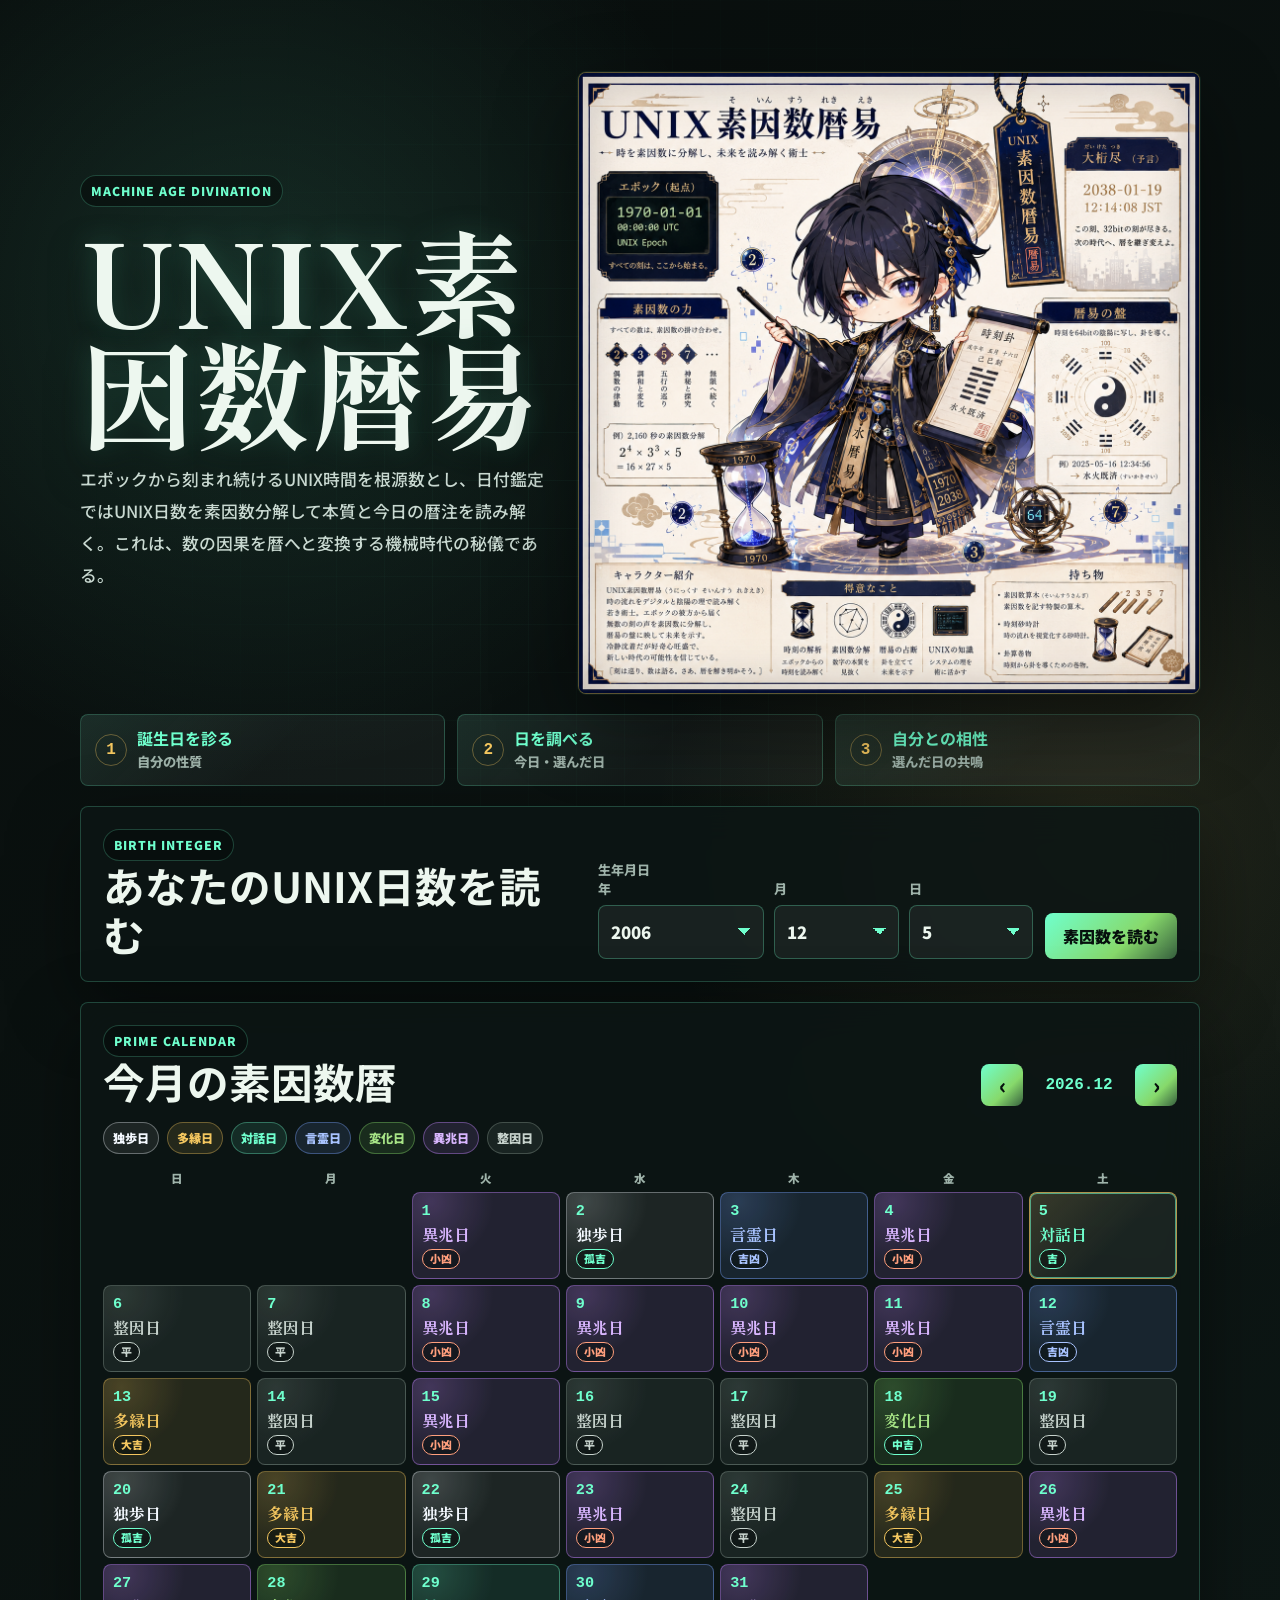
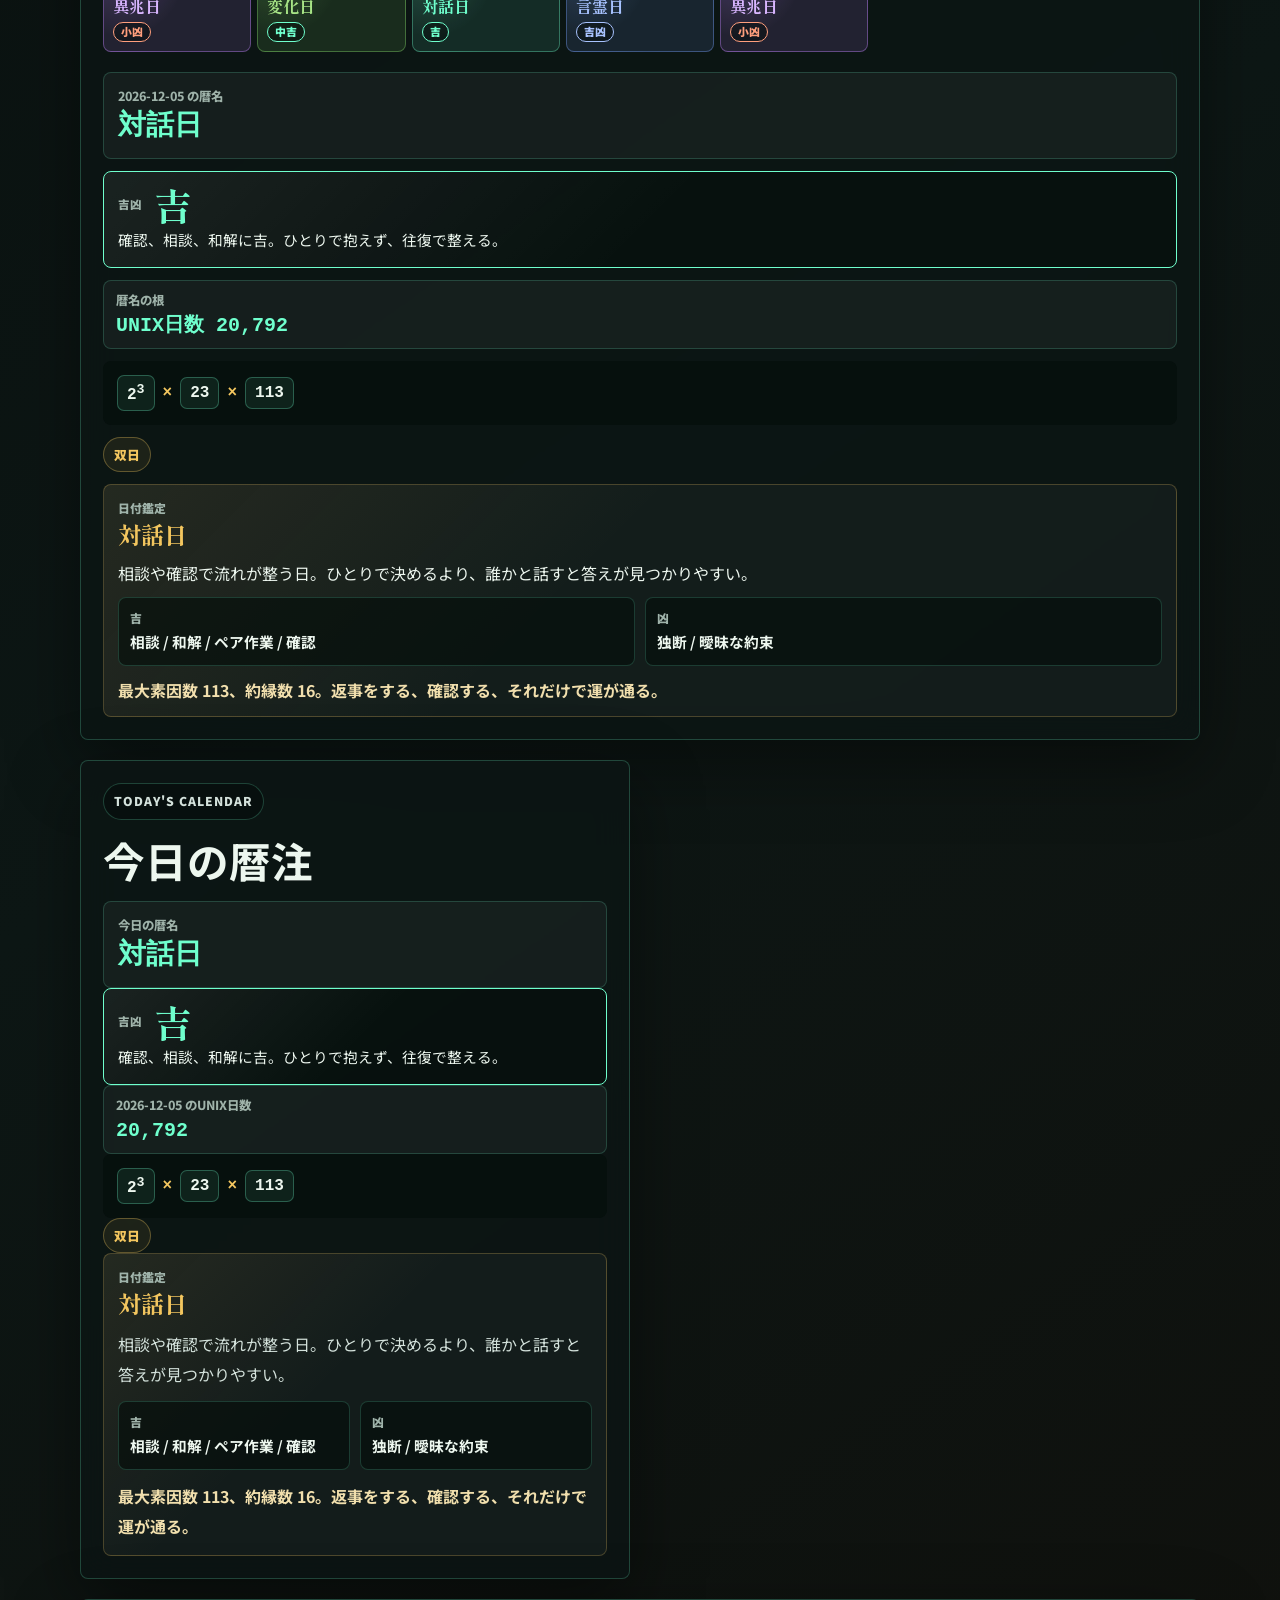
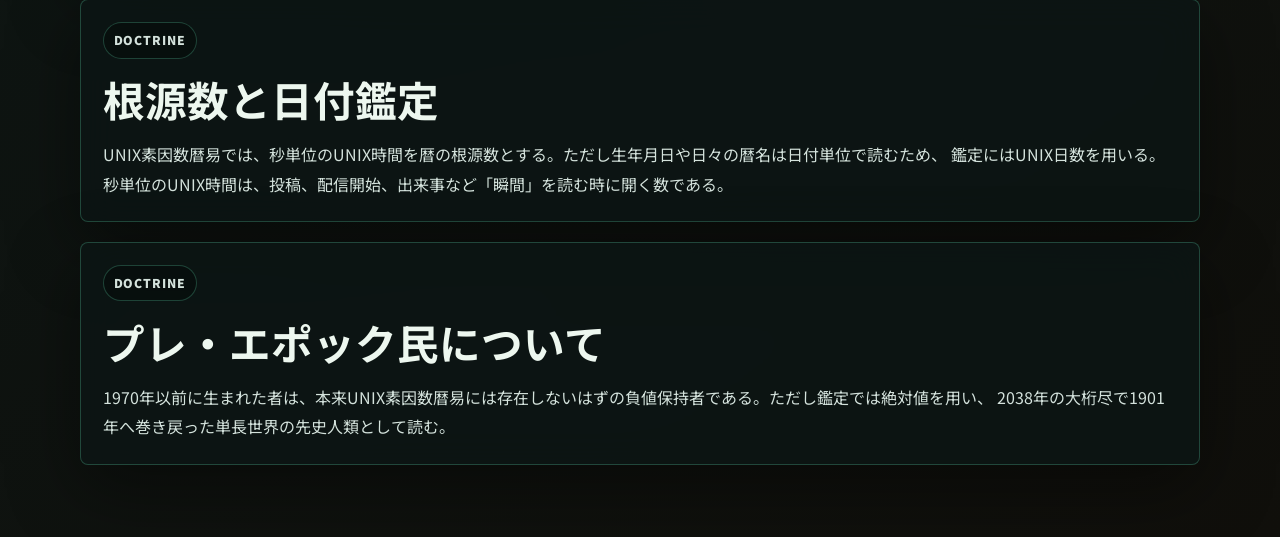
<file: sites/unix-soinsu-rekieki/index.html>
<!doctype html>
<html lang="ja">
  <head>
    <meta charset="UTF-8" />
    <meta name="viewport" content="width=device-width, initial-scale=1.0" />
    <meta
      name="description"
      content="生年月日のUNIX日数を素因数分解し、エポックから続く機械時代の暦として本質と今日の運勢を読み解く診断サイト。"
    />
    <title>UNIX素因数暦易</title>
    <link rel="preconnect" href="https://fonts.googleapis.com" />
    <link rel="preconnect" href="https://fonts.gstatic.com" crossorigin />
    <link
      href="https://fonts.googleapis.com/css2?family=Noto+Sans+JP:wght@400;500;700;900&family=Shippori+Mincho:wght@600;700&display=swap"
      rel="stylesheet"
    />
    <link rel="stylesheet" href="styles.css?v=20260625-auspice" />
  </head>
  <body id="top">
    <div class="grid-bg" aria-hidden="true"></div>
    <main class="shell">
      <section class="hero">
        <div class="hero-copy">
          <p class="eyebrow">Machine age divination</p>
          <h1>UNIX素因数暦易</h1>
          <p class="lead">
            エポックから刻まれ続けるUNIX時間を根源数とし、日付鑑定ではUNIX日数を素因数分解して本質と今日の暦注を読み解く。これは、数の因果を暦へと変換する機械時代の秘儀である。
          </p>
        </div>
        <figure class="hero-visual">
          <img src="./イメージキャラ.png" alt="UNIX素因数暦易のイメージキャラクター" />
        </figure>
      </section>

      <nav class="purpose-nav" aria-label="鑑定メニュー">
        <a href="#birthReading">
          <span>1</span>
          <strong>誕生日を診る</strong>
          <small>自分の性質</small>
        </a>
        <a href="#dayReading">
          <span>2</span>
          <strong>日を調べる</strong>
          <small>今日・選んだ日</small>
        </a>
        <a href="#relationReading">
          <span>3</span>
          <strong>自分との相性</strong>
          <small>選んだ日の共鳴</small>
        </a>
      </nav>

      <section class="panel input-panel" id="birthReading" aria-labelledby="inputHeading">
        <div>
          <p class="section-kicker">Birth integer</p>
          <h2 id="inputHeading">あなたのUNIX日数を読む</h2>
        </div>
        <form class="birth-form" id="birthForm">
          <fieldset class="date-dial" aria-label="生年月日">
            <legend>生年月日</legend>
            <label>
              <span>年</span>
              <select id="birthYear" required></select>
            </label>
            <label>
              <span>月</span>
              <select id="birthMonth" required></select>
            </label>
            <label>
              <span>日</span>
              <select id="birthDay" required></select>
            </label>
          </fieldset>
          <button type="submit">素因数を読む</button>
        </form>
      </section>

      <section class="panel calendar-panel" id="dayReading" aria-labelledby="calendarHeading">
        <div class="calendar-heading">
          <div>
            <p class="section-kicker">Prime calendar</p>
            <h2 id="calendarHeading">今月の素因数暦</h2>
          </div>
          <div class="calendar-actions" aria-label="月の切り替え">
            <button type="button" id="prevMonth" aria-label="前の月">‹</button>
            <strong id="calendarTitle"></strong>
            <button type="button" id="nextMonth" aria-label="次の月">›</button>
          </div>
        </div>
        <div class="calendar-legend" aria-label="暦名の色分け">
          <span class="legend-prime">独歩日</span>
          <span class="legend-abundant">多縁日</span>
          <span class="legend-two">対話日</span>
          <span class="legend-three">言霊日</span>
          <span class="legend-five">変化日</span>
          <span class="legend-strange">異兆日</span>
          <span class="legend-plain">整因日</span>
        </div>
        <div class="calendar-grid" id="calendarGrid"></div>
        <div id="calendarDetail"></div>
      </section>

      <section class="result-layout" id="relationReading">
        <article class="panel today-panel" id="todayPanel" aria-labelledby="todayHeading">
          <p class="section-kicker">Today's calendar</p>
          <h2 id="todayHeading">今日の暦注</h2>
          <div id="todayContent"></div>
        </article>

        <article class="panel personal-panel is-hidden" id="personalPanel" aria-labelledby="personalHeading">
          <p class="section-kicker">Personal reading</p>
          <h2 id="personalHeading">個人鑑定</h2>
          <div id="personalContent"></div>
        </article>

        <article class="panel resonance-panel is-hidden" id="resonancePanel" aria-labelledby="resonanceHeading">
          <p class="section-kicker">Resonance</p>
          <h2 id="resonanceHeading">選んだ日との共鳴</h2>
          <div id="resonanceContent"></div>
        </article>
      </section>

      <section class="panel doctrine-panel">
        <p class="section-kicker">Doctrine</p>
        <h2>根源数と日付鑑定</h2>
        <p>
          UNIX素因数暦易では、秒単位のUNIX時間を暦の根源数とする。ただし生年月日や日々の暦名は日付単位で読むため、
          鑑定にはUNIX日数を用いる。秒単位のUNIX時間は、投稿、配信開始、出来事など「瞬間」を読む時に開く数である。
        </p>
      </section>

      <section class="panel doctrine-panel">
        <p class="section-kicker">Doctrine</p>
        <h2>プレ・エポック民について</h2>
        <p>
          1970年以前に生まれた者は、本来UNIX素因数暦易には存在しないはずの負値保持者である。ただし鑑定では絶対値を用い、
          2038年の大桁尽で1901年へ巻き戻った単長世界の先史人類として読む。
        </p>
      </section>
    </main>
    <a class="back-to-menu" id="backToMenu" href="#top" aria-label="鑑定メニューへ戻る">戻る</a>
    <script src="app.js?v=20260625-auspice" type="module"></script>
  </body>
</html>
</file>
<file: sites/birthday-fight-club/styles.css>
:root {
  color-scheme: dark;
  --ink: #090b1b;
  --paper: #fff8e9;
  --paper-deep: #ded2bb;
  --red: #d8b66a;
  --red-dark: #765626;
  --acid: #c8a7ff;
  --blue: #18264a;
  --line: rgba(226, 198, 126, 0.27);
  --muted: #b9b0ca;
}

* { box-sizing: border-box; }

html {
  min-height: 100%;
  background: var(--ink);
}

body {
  min-height: 100%;
  margin: 0;
  overflow-x: hidden;
  background: transparent;
  color: var(--paper);
  font-family: "Zen Old Mincho", "Shippori Mincho", serif;
}

button,
input,
select { font-family: "Noto Sans JP", sans-serif; }

button { color: inherit; }

.title-backdrop {
  position: fixed;
  inset: 0;
  z-index: 0;
  pointer-events: none;
  background: #090b18 url("pic/title.png") center 44% / cover no-repeat;
  opacity: 0;
  transform: scale(1.045);
  animation: titleBackdropReveal 1.25s cubic-bezier(.2,.72,.25,1) forwards;
}

.title-backdrop::after {
  content: "";
  position: absolute;
  inset: 0;
  background:
    radial-gradient(circle at 50% 38%, rgba(8, 9, 17, .42), rgba(8, 9, 17, .82) 68%),
    linear-gradient(180deg, rgba(7, 8, 15, .48), rgba(7, 8, 15, .88));
  opacity: 0;
  animation: titleBackdropDim 1.15s ease 1.65s forwards;
}

@keyframes titleBackdropReveal {
  0% { opacity: 0; transform: scale(1.075); filter: saturate(.72) blur(5px); }
  100% { opacity: 1; transform: scale(1); filter: saturate(1) blur(0); }
}

@keyframes titleBackdropDim {
  to { opacity: 1; }
}

@keyframes pageContentReveal {
  0% { opacity: 0; transform: translateY(14px); }
  100% { opacity: 1; transform: translateY(0); }
}

.noise {
  position: fixed;
  inset: 0;
  z-index: 20;
  pointer-events: none;
  opacity: 0.15;
  background-image: url("data:image/svg+xml,%3Csvg viewBox='0 0 180 180' xmlns='http://www.w3.org/2000/svg'%3E%3Cfilter id='n'%3E%3CfeTurbulence type='fractalNoise' baseFrequency='.9' numOctaves='3' stitchTiles='stitch'/%3E%3C/filter%3E%3Crect width='100%25' height='100%25' filter='url(%23n)' opacity='.28'/%3E%3C/svg%3E");
  mix-blend-mode: soft-light;
}

.site-header,
main,
footer {
  position: relative;
  z-index: 2;
  width: min(1180px, calc(100% - 40px));
  margin-inline: auto;
  opacity: 0;
  animation: pageContentReveal .9s ease 2.05s forwards;
}

.site-header {
  display: flex;
  align-items: center;
  justify-content: space-between;
  min-height: 92px;
  border-bottom: 1px solid var(--line);
}

.brand {
  display: flex;
  align-items: center;
  gap: 12px;
  color: inherit;
  text-decoration: none;
}

.brand > span {
  display: grid;
  width: 46px;
  height: 46px;
  place-items: center;
  transform: rotate(-5deg);
  background: var(--red);
  color: white;
  font-family: "Bebas Neue", sans-serif;
  font-size: 1.2rem;
  letter-spacing: .08em;
}

.brand strong {
  font-size: .78rem;
  line-height: 1.25;
  letter-spacing: .08em;
}

.site-header > p {
  margin: 0;
  color: var(--muted);
  font-family: "Bebas Neue", sans-serif;
  letter-spacing: .18em;
}

.view {
  min-height: calc(100vh - 92px);
  padding: 60px 0 90px;
}

.is-hidden { display: none !important; }

.hero-grid {
  display: grid;
  grid-template-columns: minmax(0, 1.25fr) minmax(290px, .55fr);
  gap: clamp(34px, 7vw, 100px);
  align-items: center;
}

.round-label,
.form-kicker {
  margin: 0;
  color: var(--red);
  font-family: "Bebas Neue", sans-serif;
  font-size: 1rem;
  letter-spacing: .2em;
}

h1,
h2,
p { margin-top: 0; }

h1 {
  position: relative;
  margin: 12px 0 24px;
  font-family: "Shippori Mincho", serif;
  font-size: clamp(3.25rem, 9vw, 8.4rem);
  font-weight: 800;
  line-height: .9;
  letter-spacing: -.08em;
}

h1 span { display: block; font-size: .58em; letter-spacing: -.04em; }
h1 em {
  display: inline-block;
  margin-top: .08em;
  color: var(--red);
  font-family: "Bebas Neue", sans-serif;
  font-size: 1.16em;
  font-style: normal;
  letter-spacing: .01em;
  transform: skew(-6deg) rotate(-1deg);
}
h1 strong {
  display: inline-block;
  margin-left: .07em;
  font-family: "Bebas Neue", sans-serif;
  font-size: 1.16em;
  letter-spacing: .01em;
}

.hero-lead {
  max-width: 660px;
  margin-bottom: 0;
  color: #d3cdbc;
  font-size: clamp(1rem, 2vw, 1.25rem);
  line-height: 2;
}

.hero-lead strong { color: var(--acid); }

.fight-poster {
  position: relative;
  padding: 26px;
  transform: rotate(2deg);
  border: 1px solid #c9bea7;
  background: var(--paper);
  color: var(--ink);
  box-shadow: 18px 20px 0 rgba(217, 58, 47, .18);
}

.fight-poster::before,
.fight-poster::after {
  content: "";
  position: absolute;
  width: 80px;
  height: 24px;
  background: rgba(215, 239, 81, .6);
}
.fight-poster::before { top: -10px; left: 24px; transform: rotate(-7deg); }
.fight-poster::after { right: 18px; bottom: -10px; transform: rotate(4deg); }

.fight-poster > p {
  margin-bottom: 18px;
  border-bottom: 4px solid var(--ink);
  font-family: "Bebas Neue", sans-serif;
  font-size: 1.5rem;
  letter-spacing: .12em;
}

.fight-poster ol { margin: 0; padding: 0; list-style: none; }
.fight-poster li {
  display: flex;
  align-items: center;
  gap: 12px;
  padding: 9px 0;
  border-bottom: 1px solid rgba(16,17,20,.18);
  font-family: "Shippori Mincho", serif;
  font-weight: 800;
}
.fight-poster li span {
  color: var(--red);
  font-family: "Bebas Neue", sans-serif;
  font-size: 1.2rem;
}

.birth-card,
.next-match-card {
  display: grid;
  grid-template-columns: 1fr minmax(220px, 330px) minmax(220px, 310px);
  gap: 24px;
  align-items: end;
  margin-top: 56px;
  padding: 24px;
  border: 1px solid var(--line);
  background: #17191d;
  box-shadow: 0 22px 70px rgba(0,0,0,.28);
}

.birth-card > div,
.next-match-card > div {
  display: flex;
  gap: 16px;
  align-items: center;
}

.step-number {
  flex: 0 0 auto;
  color: var(--red);
  font-family: "Bebas Neue", sans-serif;
  font-size: 3.4rem;
  line-height: 1;
}

.birth-card h2,
.next-match-card h2 {
  margin: 2px 0 5px;
  font-family: "Shippori Mincho", serif;
  font-size: 1.35rem;
}

.birth-card p,
.next-match-card p { margin-bottom: 0; color: var(--muted); font-size: .82rem; }
.birth-picker { min-width: 0; margin: 0; padding: 0; border: 0; }
.birth-picker legend { margin-bottom: 7px; color: var(--muted); font-size: .75rem; font-weight: 700; }
.birth-selects { display: grid; grid-template-columns: 1.35fr 1fr 1fr; gap: 7px; }
.picker-unit { position: relative; display: block; }
.picker-unit select {
  width: 100%;
  height: 58px;
  padding: 0 28px 0 10px;
  border: 1px solid rgba(238,232,218,.3);
  border-radius: 0;
  outline: 0;
  background: #0c0d0f;
  color: var(--paper);
  font-size: 1.02rem;
  font-weight: 700;
  touch-action: manipulation;
}
.picker-unit select:focus { border-color: var(--acid); box-shadow: 0 0 0 2px rgba(215,239,81,.15); }
.picker-unit b {
  position: absolute;
  right: 9px;
  top: 50%;
  transform: translateY(-50%);
  pointer-events: none;
  color: var(--muted);
  font-size: .66rem;
}
.sr-only {
  position: absolute;
  width: 1px;
  height: 1px;
  padding: 0;
  margin: -1px;
  overflow: hidden;
  clip: rect(0, 0, 0, 0);
  white-space: nowrap;
  border: 0;
}

.form-error {
  grid-column: 2;
  min-height: 1.2em;
  color: #ff766c !important;
}

.fight-button {
  min-height: 58px;
  padding: 10px 18px;
  border: 0;
  background: var(--red);
  color: white;
  cursor: pointer;
  text-align: left;
  transition: transform 160ms ease, background 160ms ease;
}
.fight-button:hover,
.fight-button:focus-visible { transform: translate(-3px, -3px); background: #ee493d; outline: 2px solid var(--acid); }
.fight-button span,
.fight-button b { display: block; }
.fight-button span { font-weight: 900; }
.fight-button b { margin-top: 2px; font-family: "Bebas Neue", sans-serif; font-size: .76rem; letter-spacing: .12em; }

.disclaimer {
  margin: 18px 0 0;
  color: #716e66;
  font-size: .72rem;
  text-align: center;
}

.section-head {
  display: flex;
  align-items: end;
  justify-content: space-between;
  gap: 24px;
  margin-bottom: 36px;
}

.section-head h2 {
  margin: 8px 0 0;
  font-family: "Shippori Mincho", serif;
  font-size: clamp(2.2rem, 6vw, 4.8rem);
  line-height: 1.15;
}

.birth-stamp {
  padding: 15px 20px;
  transform: rotate(2deg);
  border: 2px solid var(--red);
  color: var(--red);
  text-align: center;
}
.birth-stamp span,
.birth-stamp strong { display: block; }
.birth-stamp span { font-family: "Bebas Neue", sans-serif; letter-spacing: .18em; }
.birth-stamp strong { font-size: 1rem; }

.contender-grid {
  display: grid;
  grid-template-columns: repeat(3, minmax(0, 1fr));
  gap: 14px;
}

.contender-card {
  position: relative;
  min-height: 320px;
  overflow: hidden;
  padding: 24px;
  border: 1px solid var(--line);
  background: #17191d;
  transition: transform 160ms ease, border-color 160ms ease;
}
.contender-card:hover { transform: translateY(-4px); border-color: rgba(215,239,81,.5); }
.contender-card::after {
  content: attr(data-mark);
  position: absolute;
  right: -12px;
  bottom: -28px;
  color: rgba(238,232,218,.045);
  font-family: "Shippori Mincho", serif;
  font-size: 9rem;
  font-weight: 800;
  line-height: 1;
}
.contender-card:nth-child(2n) { background: #141b24; }
.contender-card:nth-child(3n) { background: #1c1718; }
.contender-image {
  position: relative;
  z-index: 1;
  margin: -24px -24px 20px;
  overflow: hidden;
  border-bottom: 1px solid var(--line);
  background: var(--paper);
}
.contender-image img { display: block; width: 100%; aspect-ratio: 1; object-fit: cover; }
.contender-index { color: var(--red); font-family: "Bebas Neue", sans-serif; font-size: 1rem; letter-spacing: .15em; }
.contender-name { margin: 16px 0 6px; font-family: "Shippori Mincho", serif; font-size: 1.55rem; }
.contender-type { color: var(--acid); font-weight: 900; }
.contender-reason { margin: 24px 0 12px; color: #d4cebf; font-family: "Shippori Mincho", serif; line-height: 1.85; }
.contender-reading { margin: 0; color: var(--muted); font-size: .86rem; line-height: 1.8; }

.next-match-card { grid-template-columns: 1fr minmax(260px, 330px); margin-top: 22px; }

.quiz-view { max-width: 900px; margin-inline: auto; }
.quiz-topline { display: grid; grid-template-columns: 1fr 2fr 1fr; align-items: center; }
.quiz-topline > div { grid-column: 2; display: grid; gap: 8px; }
.quiz-topline span { text-align: center; font-family: "Bebas Neue", sans-serif; letter-spacing: .16em; }
.progress-track { height: 5px; background: rgba(238,232,218,.12); }
.progress-fill { width: 0; height: 100%; background: var(--red); transition: width 240ms ease; }
.text-button { padding: 0; border: 0; background: transparent; color: var(--muted); cursor: pointer; text-align: left; }
.text-button:hover { color: var(--paper); }

.question-card {
  position: relative;
  margin-top: 42px;
  padding: clamp(28px, 7vw, 70px);
  overflow: hidden;
  border: 1px solid var(--line);
  background: #17191d;
  box-shadow: 20px 20px 0 rgba(217,58,47,.08);
}
.question-number {
  position: absolute;
  top: -30px;
  right: 18px;
  color: rgba(238,232,218,.045);
  font-family: "Bebas Neue", sans-serif;
  font-size: 11rem;
  line-height: 1;
}
.question-card h2 {
  position: relative;
  max-width: 720px;
  margin: 22px 0 12px;
  font-family: "Shippori Mincho", serif;
  font-size: clamp(1.55rem, 4vw, 2.7rem);
  line-height: 1.55;
}
.question-card > p:not(.round-label) { color: var(--muted); font-size: .84rem; }
.answer-grid { display: grid; grid-template-columns: repeat(2, 1fr); gap: 10px; margin-top: 36px; }
.answer-button {
  min-height: 112px;
  padding: 17px 18px;
  border: 1px solid var(--line);
  background: #0e0f12;
  cursor: pointer;
  text-align: left;
  transition: transform 120ms ease, background 120ms ease, border-color 120ms ease;
}
.answer-button:hover,
.answer-button:focus-visible { transform: translateY(-4px); border-color: var(--acid); outline: 0; }
.answer-button strong,
.answer-button span { display: block; }
.answer-button strong { margin-bottom: 7px; color: var(--red); font-family: "Bebas Neue", sans-serif; font-size: 1.45rem; line-height: 1; }
.answer-button span { color: #d3cdbc; font-size: .86rem; font-weight: 700; line-height: 1.65; }
.answer-button.is-selected { border-color: var(--acid); background: rgba(215,239,81,.12); }
.answer-button.is-selected strong { color: var(--acid); }
.quiz-back { margin-top: 28px; }

.winner-hero {
  position: relative;
  padding: 66px 30px;
  overflow: hidden;
  border: 1px solid var(--line);
  background:
    radial-gradient(circle at 50% 54%, rgba(217,58,47,.22), transparent 28rem),
    #141518;
  text-align: center;
}
.winner-hero::before,
.winner-hero::after {
  content: "WINNER";
  position: absolute;
  top: 50%;
  color: rgba(238,232,218,.025);
  font-family: "Bebas Neue", sans-serif;
  font-size: 12rem;
  letter-spacing: .08em;
  white-space: nowrap;
}
.winner-hero::before { right: 56%; transform: translateY(-50%) rotate(-90deg); }
.winner-hero::after { left: 56%; transform: translateY(-50%) rotate(90deg); }
.winner-kicker { margin: 16px 0 0; color: var(--muted); }
.winner-mark { margin: 28px auto 6px; color: var(--acid); font-size: 3rem; }
.winner-image {
  display: block;
  width: min(390px, 86%);
  aspect-ratio: 1;
  margin: 12px auto 26px;
  border: 1px solid rgba(238,232,218,.28);
  object-fit: cover;
  box-shadow: 16px 16px 0 rgba(217,58,47,.12);
}
.winner-hero h2 { margin: 0; font-family: "Shippori Mincho", serif; font-size: clamp(3rem, 10vw, 7.5rem); line-height: 1.1; }
.winner-score { display: flex; align-items: baseline; justify-content: center; gap: 8px; margin: 12px 0 28px; color: var(--red); }
.winner-score strong { font-family: "Bebas Neue", sans-serif; font-size: 5rem; line-height: 1; }
.winner-score span { font-family: "Bebas Neue", sans-serif; letter-spacing: .12em; }
.winner-reason { max-width: 700px; margin: 0 auto 10px; color: var(--acid); font-family: "Shippori Mincho", serif; font-weight: 700; line-height: 1.8; }
.winner-reading { max-width: 700px; margin: 0 auto; color: #c7c0b2; line-height: 1.9; }

.ranking-section,
.profile-section { margin-top: 42px; }
.section-title-row { display: flex; justify-content: space-between; align-items: end; gap: 20px; margin-bottom: 18px; }
.section-title-row h2 { margin: 3px 0 0; font-family: "Shippori Mincho", serif; font-size: clamp(1.8rem, 4vw, 2.8rem); }
.section-title-row > span { color: var(--muted); font-size: .78rem; }
.chart-legend { display: flex; align-items: center; gap: 7px; }
.chart-legend i { display: inline-block; width: 18px; height: 3px; margin-left: 8px; }
.legend-fortune { background: var(--red); }
.legend-user { background: var(--acid); }
.ranking-list { border-top: 1px solid var(--line); }
.ranking-row {
  display: grid;
  grid-template-columns: 56px minmax(130px, .55fr) minmax(170px, 1fr) 80px;
  gap: 16px;
  align-items: center;
  padding: 19px 12px;
  border-bottom: 1px solid var(--line);
}
.ranking-row:first-child { background: rgba(217,58,47,.09); }
.rank-number { color: var(--red); font-family: "Bebas Neue", sans-serif; font-size: 1.7rem; }
.rank-name { display: flex; align-items: center; gap: 10px; min-width: 0; }
.rank-name img { flex: 0 0 auto; width: 52px; height: 52px; border: 1px solid var(--line); object-fit: cover; }
.rank-name strong,
.rank-name span { display: block; }
.rank-name strong { font-family: "Shippori Mincho", serif; }
.rank-name span { margin-top: 3px; color: var(--muted); font-size: .7rem; }
.rank-bar { height: 8px; background: rgba(238,232,218,.1); }
.rank-bar span { display: block; width: 0; height: 100%; background: linear-gradient(90deg, var(--red), var(--acid)); }
.rank-score { text-align: right; font-family: "Bebas Neue", sans-serif; font-size: 1.5rem; }
.rank-detail {
  grid-column: 2 / -1;
  display: grid;
  grid-template-columns: minmax(220px, 280px) minmax(0, 1fr);
  gap: 10px 30px;
  align-items: center;
  padding-top: 4px;
}
.rank-detail p { margin: 0; line-height: 1.75; }
.rank-radar-wrap { display: grid; place-items: center; }
.rank-radar { display: block; width: min(100%, 280px); height: auto; }
.rank-copy { display: grid; gap: 16px; }
.rank-reason { color: var(--acid); font-family: "Shippori Mincho", serif; font-size: .82rem; font-weight: 700; }
.rank-reading { color: var(--muted); font-size: .8rem; }

.profile-bars { display: grid; grid-template-columns: repeat(2, 1fr); gap: 12px 28px; padding: 24px; border: 1px solid var(--line); background: #17191d; }
.profile-row { display: grid; grid-template-columns: 90px 1fr 38px; gap: 10px; align-items: center; }
.profile-row label { font-size: .8rem; font-weight: 700; }
.profile-track { height: 7px; background: rgba(238,232,218,.1); }
.profile-track span { display: block; height: 100%; background: var(--acid); }
.profile-row b { color: var(--muted); font-family: "Bebas Neue", sans-serif; text-align: right; }
.result-actions { display: flex; justify-content: center; margin-top: 42px; }
.result-actions .fight-button { min-width: 300px; }

footer {
  display: flex;
  justify-content: space-between;
  gap: 20px;
  padding: 28px 0 40px;
  border-top: 1px solid var(--line);
  color: #6f6c64;
  font-size: .72rem;
}
footer span { font-family: "Bebas Neue", sans-serif; letter-spacing: .16em; }
footer p { margin: 0; }

/* Ornamental typography and card styling inspired by the divination artwork. */
.brand > span,
.site-header > p,
.round-label,
.form-kicker,
h1 em,
h1 strong,
.fight-poster > p,
.fight-poster li span,
.step-number,
.fight-button b,
.birth-stamp span,
.contender-index,
.quiz-topline span,
.question-number,
.answer-button strong,
.winner-score strong,
.winner-score span,
.rank-number,
.rank-score,
.profile-row b,
footer span {
  font-family: "Cinzel", "Times New Roman", serif;
}

h1,
.birth-card h2,
.next-match-card h2,
.section-head h2,
.contender-name,
.question-card h2,
.winner-hero h2,
.section-title-row h2,
.rank-name strong,
.rank-reason {
  font-family: "Zen Old Mincho", "Shippori Mincho", serif;
}

.site-header {
  border-bottom-color: rgba(226, 198, 126, .35);
  box-shadow: 0 1px 0 rgba(133, 97, 190, .18);
}

.brand > span {
  border: 1px solid rgba(244, 218, 151, .72);
  background:
    radial-gradient(circle at 32% 28%, rgba(255,255,255,.26), transparent 26%),
    linear-gradient(145deg, #7c55a8, #342355 68%, #17172f);
  color: #f6df9b;
  box-shadow: 0 0 24px rgba(171, 113, 255, .25), inset 0 0 18px rgba(255,255,255,.08);
}

.brand strong {
  color: #fff8e9;
  font-family: "Zen Old Mincho", serif;
  letter-spacing: .06em;
}

.round-label,
.form-kicker {
  color: #e4c779;
  text-shadow: 0 0 14px rgba(226, 198, 126, .28);
}

.round-label::before,
.form-kicker::before {
  content: "✦";
  margin-right: .62em;
  color: var(--acid);
  font-size: .78em;
}

h1 {
  letter-spacing: -.055em;
  text-shadow: 0 4px 32px rgba(111, 73, 170, .38), 0 1px 0 rgba(255,255,255,.15);
}

h1 span { color: #fff8e9; }
h1 em { color: #cfafff; text-shadow: 0 0 25px rgba(177, 112, 255, .46); }
h1 strong { color: #e4c779; text-shadow: 0 0 22px rgba(226, 198, 126, .35); }
.hero-lead { color: #ded6e8; }
.hero-lead strong { color: #e4c779; }

.fight-poster {
  border: 1px solid #d9bd78;
  background:
    linear-gradient(rgba(255,253,246,.94), rgba(247,239,221,.96)),
    var(--paper);
  box-shadow: 18px 20px 0 rgba(92, 57, 140, .2), 0 0 45px rgba(151, 99, 216, .13);
}

.fight-poster::before,
.fight-poster::after { background: rgba(198, 158, 255, .62); }
.fight-poster > p { border-bottom-color: #352a50; color: #352a50; }
.fight-poster li span { color: #865ab3; }

.birth-card,
.next-match-card,
.question-card,
.profile-bars {
  border-color: rgba(226, 198, 126, .35);
  background:
    linear-gradient(135deg, rgba(48, 37, 78, .76), rgba(12, 16, 39, .88)),
    rgba(13, 16, 38, .86);
  box-shadow: 0 24px 72px rgba(2, 3, 12, .42), inset 0 0 40px rgba(125, 86, 179, .06);
  backdrop-filter: blur(16px);
}

.birth-card,
.next-match-card { position: relative; }
.birth-card::after,
.next-match-card::after,
.question-card::after {
  content: "✦";
  position: absolute;
  right: 14px;
  top: 10px;
  color: rgba(226, 198, 126, .55);
  font-size: .8rem;
}

.step-number { color: #e4c779; text-shadow: 0 0 18px rgba(226, 198, 126, .24); }

.picker-unit select {
  border-color: rgba(226, 198, 126, .38);
  background: rgba(8, 11, 30, .9);
  color: #fff8e9;
}
.picker-unit select:focus { border-color: var(--acid); box-shadow: 0 0 0 2px rgba(200,167,255,.17); }

.fight-button {
  border: 1px solid rgba(238, 215, 157, .62);
  background:
    linear-gradient(115deg, #4a2d72, #7650a0 52%, #a478b9);
  color: #fffaf0;
  box-shadow: 0 10px 30px rgba(66, 34, 103, .35), inset 0 1px 0 rgba(255,255,255,.18);
}
.fight-button:hover,
.fight-button:focus-visible { background: linear-gradient(115deg, #5a3789, #8b60b7 52%, #b58bc7); outline-color: #e4c779; }

.contender-card,
.contender-card:nth-child(2n),
.contender-card:nth-child(3n) {
  border-color: rgba(226, 198, 126, .3);
  background: linear-gradient(160deg, rgba(45, 34, 75, .84), rgba(10, 14, 34, .92));
  box-shadow: inset 0 0 34px rgba(119, 77, 175, .06);
}
.contender-card:hover { border-color: rgba(200,167,255,.72); box-shadow: 0 12px 32px rgba(69, 38, 109, .28); }
.contender-index { color: #e4c779; }
.contender-type { color: #cfafff; }

.question-card { box-shadow: 18px 18px 0 rgba(100, 65, 151, .13), 0 24px 72px rgba(2,3,12,.4); }
.answer-button {
  border-color: rgba(226, 198, 126, .22);
  background: linear-gradient(145deg, rgba(23, 25, 57, .95), rgba(11, 13, 31, .95));
}
.answer-button:hover,
.answer-button:focus-visible { border-color: var(--acid); box-shadow: 0 0 22px rgba(174, 117, 236, .15); }
.answer-button strong { color: #e4c779; }
.answer-button.is-selected { border-color: #cfafff; background: linear-gradient(145deg, rgba(104,69,150,.42), rgba(34,27,65,.9)); }
.answer-button.is-selected strong { color: #cfafff; }

.winner-hero {
  border-color: rgba(226, 198, 126, .38);
  background:
    radial-gradient(circle at 50% 42%, rgba(126, 75, 184, .36), transparent 28rem),
    linear-gradient(145deg, rgba(27, 22, 54, .95), rgba(7, 10, 26, .96));
  box-shadow: inset 0 0 80px rgba(118, 76, 172, .08);
}
.winner-mark { color: #e4c779; text-shadow: 0 0 24px rgba(226,198,126,.4); }
.winner-image { border-color: rgba(226, 198, 126, .58); box-shadow: 16px 16px 0 rgba(105, 67, 153, .2), 0 0 42px rgba(122, 78, 178, .14); }
.winner-score { color: #cfafff; }
.winner-reason { color: #e4c779; }

.ranking-row:first-child { background: rgba(121, 78, 174, .14); }
.rank-number { color: #e4c779; }
.rank-bar span { background: linear-gradient(90deg, #855db3, #c8a7ff 48%, #e4c779); }
.rank-reason { color: #e4c779; }
.profile-track span { background: linear-gradient(90deg, #8e64ba, #c8a7ff); }

footer { color: #847c94; }

@media (max-width: 850px) {
  .hero-grid { grid-template-columns: 1fr; }
  .fight-poster { width: min(420px, 92%); margin-inline: auto; }
  .birth-card { grid-template-columns: 1fr 1fr; }
  .birth-card > div { grid-column: 1 / -1; }
  .form-error { grid-column: 1; }
  .contender-grid { grid-template-columns: repeat(2, 1fr); }
  .quiz-topline { grid-template-columns: 1fr; gap: 22px; }
  .quiz-topline > div { grid-column: 1; grid-row: 1; }
  .profile-bars { grid-template-columns: 1fr; }
}

@media (max-width: 580px) {
  .site-header,
  main,
  footer { width: min(100% - 24px, 1180px); }
  .site-header { min-height: 76px; }
  .site-header > p { display: none; }
  .view { min-height: calc(100vh - 76px); padding: 38px 0 68px; }
  h1 { font-size: clamp(3.15rem, 19vw, 5.8rem); }
  .hero-lead br { display: none; }
  .fight-poster { width: calc(100% - 14px); }
  .birth-card,
  .next-match-card { grid-template-columns: 1fr; padding: 18px; }
  .birth-card > div { grid-column: auto; }
  .form-error { grid-column: auto; }
  .section-head { align-items: start; flex-direction: column; }
  .birth-stamp { align-self: flex-end; }
  .contender-grid { grid-template-columns: 1fr; }
  .contender-card { min-height: 280px; }
  .question-card { padding: 26px 18px; }
  .answer-grid { grid-template-columns: 1fr; gap: 7px; }
  .answer-button { min-height: 74px; padding: 12px 14px; }
  .answer-button strong { float: left; width: 28px; margin: 3px 8px 0 0; }
  .answer-button span { font-size: .8rem; }
  .winner-hero { padding: 48px 16px; }
  .winner-score strong { font-size: 4rem; }
  .ranking-row { grid-template-columns: 38px 1fr 62px; gap: 9px; padding-inline: 4px; }
  .rank-bar { grid-column: 2 / -1; }
  .rank-detail { grid-column: 1 / -1; grid-template-columns: 1fr; padding: 8px 4px 8px; }
  .rank-radar { width: min(100%, 300px); }
  .profile-bars { padding: 16px 12px; }
  .section-title-row { align-items: start; flex-direction: column; }
  footer { flex-direction: column; }
}

@media (prefers-reduced-motion: reduce) {
  *, *::before, *::after { scroll-behavior: auto !important; transition: none !important; }
  .title-backdrop { opacity: 1; transform: none; filter: none; animation: none; }
  .title-backdrop::after { opacity: 1; animation: none; }
  .site-header, main, footer { opacity: 1; transform: none; animation: none; }
}
</file>
<file: sites/female-liver-profile/styles.css>
:root {
  color-scheme: light;
  --bg: #f4f4f1;
  --panel: #ffffff;
  --text: #161616;
  --muted: #5e6267;
  --line: #d7d7d2;
  --line-strong: #a9aba7;
  --button: #161616;
  --button-text: #ffffff;
  --focus: #3867d6;
}

* {
  box-sizing: border-box;
}

html {
  min-height: 100%;
  background: var(--bg);
}

body {
  min-height: 100%;
  margin: 0;
  color: var(--text);
  background: var(--bg);
  font-family: system-ui, -apple-system, BlinkMacSystemFont, "Segoe UI", "Noto Sans JP", sans-serif;
  letter-spacing: 0;
}

button,
input,
select,
textarea {
  font: inherit;
}

button {
  cursor: pointer;
}

.shell {
  width: min(960px, calc(100% - 32px));
  margin: 0 auto;
  padding: 32px 0 64px;
}

.intro {
  display: grid;
  gap: 12px;
  margin-bottom: 20px;
}

.kicker {
  margin: 0;
  color: var(--muted);
  font-size: 0.78rem;
  font-weight: 800;
  text-transform: uppercase;
}

h1,
h2,
p {
  margin: 0;
}

h1 {
  font-size: clamp(1.9rem, 6vw, 3.2rem);
  line-height: 1.16;
}

h2 {
  font-size: 1.18rem;
  line-height: 1.35;
}

.lead {
  max-width: 760px;
  color: var(--muted);
  font-size: 1rem;
  line-height: 1.8;
}

.panel {
  border: 1px solid var(--line);
  border-radius: 8px;
  background: var(--panel);
}

.profile-form {
  display: grid;
  gap: 28px;
  padding: 24px;
}

.form-section {
  display: grid;
  gap: 16px;
}

.field-grid {
  display: grid;
  grid-template-columns: repeat(2, minmax(0, 1fr));
  gap: 14px;
}

label {
  display: grid;
  gap: 7px;
  color: var(--muted);
  font-size: 0.9rem;
  font-weight: 700;
}

input,
select,
textarea {
  width: 100%;
  border: 1px solid var(--line-strong);
  border-radius: 6px;
  background: #fff;
  color: var(--text);
}

input,
select {
  min-height: 46px;
  padding: 0 12px;
}

textarea {
  min-height: 220px;
  padding: 12px;
  resize: vertical;
  line-height: 1.55;
}

input:focus,
select:focus,
textarea:focus,
button:focus-visible {
  outline: 3px solid rgba(56, 103, 214, 0.28);
  outline-offset: 2px;
}

.question-heading {
  display: grid;
  gap: 4px;
}

.question-heading p {
  color: var(--muted);
  font-size: 0.92rem;
}

.questions {
  display: grid;
  gap: 14px;
}

.question-card {
  display: grid;
  gap: 12px;
  padding: 16px;
  border: 1px solid var(--line);
  border-radius: 8px;
  background: #fbfbf9;
}

.question-title {
  font-weight: 800;
  line-height: 1.55;
}

.option-list {
  display: grid;
  gap: 8px;
}

.option {
  display: grid;
  grid-template-columns: auto 1fr;
  gap: 10px;
  align-items: start;
  padding: 11px 12px;
  border: 1px solid var(--line);
  border-radius: 6px;
  background: #fff;
  color: var(--text);
  font-size: 0.95rem;
  font-weight: 500;
  line-height: 1.5;
}

.option input {
  width: 18px;
  min-height: auto;
  height: 18px;
  margin-top: 2px;
}

.actions,
.result-actions {
  display: flex;
  flex-wrap: wrap;
  gap: 10px;
}

.primary-button,
.secondary-button {
  min-height: 44px;
  border-radius: 6px;
  padding: 0 18px;
  font-weight: 800;
}

.primary-button {
  border: 1px solid var(--button);
  background: var(--button);
  color: var(--button-text);
}

.secondary-button {
  border: 1px solid var(--line-strong);
  background: #fff;
  color: var(--text);
}

.result-panel {
  display: grid;
  gap: 18px;
  margin-top: 20px;
  padding: 24px;
}

.result-copy {
  display: grid;
  gap: 6px;
}

.result-copy p {
  color: var(--muted);
  line-height: 1.7;
}

.result-layout {
  display: grid;
  grid-template-columns: minmax(280px, 360px) 1fr;
  gap: 18px;
  align-items: start;
}

#resultImage {
  display: block;
  width: 100%;
  border: 1px solid var(--line);
  border-radius: 6px;
  background: #fff;
}

.result-actions {
  align-content: start;
}

.result-actions textarea {
  flex-basis: 100%;
}

.is-hidden {
  display: none;
}

@media (max-width: 760px) {
  .shell {
    width: min(100% - 20px, 960px);
    padding-top: 22px;
  }

  .profile-form,
  .result-panel {
    padding: 16px;
  }

  .field-grid,
  .result-layout {
    grid-template-columns: 1fr;
  }

  .actions,
  .result-actions {
    display: grid;
  }

  .primary-button,
  .secondary-button {
    width: 100%;
  }
}
</file>
<file: sites/hayakawa/styles.css>
:root {
  color-scheme: dark;
  --bg: #07100c;
  --panel: rgba(14, 27, 20, 0.86);
  --panel-strong: rgba(18, 38, 28, 0.94);
  --line: rgba(183, 240, 74, 0.22);
  --line-strong: rgba(215, 247, 106, 0.54);
  --text: #f4f7e8;
  --muted: #aab79d;
  --gold: #f2c85b;
  --gold-bright: #d7f76a;
  --teal: #65d6b0;
  --rose: #f09d67;
  --blue: #8eb86c;
  --shadow: 0 24px 80px rgba(0, 0, 0, 0.42);
}

* {
  box-sizing: border-box;
}

html {
  min-height: 100%;
  background: var(--bg);
}

body {
  min-height: 100%;
  margin: 0;
  overflow-x: hidden;
  background:
    radial-gradient(circle at 20% 10%, rgba(183, 240, 74, 0.13), transparent 34rem),
    radial-gradient(circle at 82% 22%, rgba(101, 214, 176, 0.14), transparent 31rem),
    radial-gradient(circle at 62% 84%, rgba(242, 200, 91, 0.09), transparent 30rem),
    linear-gradient(145deg, #07100c 0%, #0d1c13 48%, #11120c 100%);
  color: var(--text);
  font-family: "Noto Sans JP", system-ui, sans-serif;
  letter-spacing: 0;
}

button {
  border: 0;
  color: inherit;
  font: inherit;
}

.ambient {
  position: fixed;
  inset: 0;
  pointer-events: none;
  background-image:
    linear-gradient(rgba(183, 240, 74, 0.052) 1px, transparent 1px),
    linear-gradient(90deg, rgba(101, 214, 176, 0.044) 1px, transparent 1px);
  background-size: 64px 64px;
  mask-image: radial-gradient(circle at center, black, transparent 74%);
}

.app-shell {
  position: relative;
  width: min(1160px, calc(100% - 32px));
  margin: 0 auto;
  padding: 42px 0 64px;
}

.intro-view,
.quiz-view,
.result-view {
  min-height: calc(100vh - 84px);
}

.intro-view {
  position: relative;
  isolation: isolate;
  overflow-x: clip;
}

.role-collage {
  position: absolute;
  inset: -28px 0 auto;
  height: min(720px, 92vh);
  z-index: -1;
  overflow: hidden;
  pointer-events: none;
  mask-image: linear-gradient(180deg, black 0%, black 68%, transparent 100%);
}

.role-collage::after {
  content: "";
  position: absolute;
  inset: 0;
  background:
    radial-gradient(circle at 50% 34%, rgba(7, 16, 12, 0.2), rgba(7, 16, 12, 0.72) 58%, rgba(7, 16, 12, 0.92)),
    linear-gradient(90deg, rgba(7, 16, 12, 0.9), rgba(7, 16, 12, 0.24) 48%, rgba(7, 16, 12, 0.78));
}

.collage-card {
  position: absolute;
  width: clamp(116px, 13vw, 178px);
  aspect-ratio: 1;
  object-fit: cover;
  border: 1px solid rgba(215, 247, 106, 0.32);
  border-radius: 8px;
  opacity: 0.24;
  box-shadow: 0 18px 42px rgba(0, 0, 0, 0.38);
  filter: saturate(0.95) contrast(1.04);
}

.c1 { left: 3%; top: 4%; transform: rotate(-10deg); }
.c2 { left: 18%; top: 16%; transform: rotate(7deg); }
.c3 { left: 37%; top: 1%; transform: rotate(-4deg); }
.c4 { right: 30%; top: 18%; transform: rotate(10deg); }
.c5 { right: 11%; top: 5%; transform: rotate(-7deg); }
.c6 { right: -2%; top: 30%; transform: rotate(8deg); }
.c7 { left: -2%; top: 38%; transform: rotate(8deg); }
.c8 { left: 15%; top: 52%; transform: rotate(-6deg); }
.c9 { left: 34%; top: 42%; transform: rotate(11deg); }
.c10 { right: 35%; top: 55%; transform: rotate(-9deg); }
.c11 { right: 17%; top: 45%; transform: rotate(6deg); }
.c12 { right: 2%; top: 62%; transform: rotate(-5deg); }

.hero-layout {
  display: grid;
  grid-template-columns: minmax(0, 1.1fr) minmax(300px, 0.68fr);
  gap: 28px;
  align-items: center;
  margin-bottom: 28px;
}

.intro-copy {
  position: relative;
  display: grid;
  gap: 16px;
  max-width: 840px;
}

.intro-copy::before {
  content: "";
  position: absolute;
  left: 0;
  top: -20px;
  width: min(210px, 48vw);
  height: 2px;
  border-radius: 999px;
  background: linear-gradient(90deg, var(--gold-bright), rgba(101, 214, 176, 0.62), transparent);
  box-shadow: 0 0 22px rgba(183, 240, 74, 0.28);
}

.eyebrow {
  width: fit-content;
  margin: 0;
  padding: 7px 10px;
  border: 1px solid rgba(215, 247, 106, 0.26);
  border-radius: 999px;
  color: var(--gold-bright);
  background: rgba(7, 16, 12, 0.58);
  box-shadow: 0 10px 28px rgba(0, 0, 0, 0.28), inset 0 0 18px rgba(183, 240, 74, 0.08);
  font-family: "Playfair Display", "Noto Sans JP", system-ui, sans-serif;
  font-size: 0.82rem;
  font-weight: 800;
  letter-spacing: 0.08em;
  text-transform: uppercase;
}

h1,
h2,
h3,
p {
  margin: 0;
}

h1 {
  position: relative;
  max-width: 10.8em;
  width: fit-content;
  color: transparent;
  background: linear-gradient(180deg, #ffffff 0%, #f2ffe2 36%, var(--gold-bright) 72%, var(--gold) 100%);
  background-clip: text;
  -webkit-background-clip: text;
  font-family: "Kaisei Opti", "Noto Sans JP", serif;
  font-size: clamp(2.65rem, 7vw, 6.35rem);
  font-weight: 700;
  line-height: 1.02;
  letter-spacing: 0;
  -webkit-text-stroke: 1px rgba(244, 247, 232, 0.28);
  text-shadow:
    0 12px 30px rgba(0, 0, 0, 0.48),
    0 0 24px rgba(183, 240, 74, 0.28),
    0 0 4px rgba(255, 255, 255, 0.2);
}

h1 span {
  display: block;
  white-space: nowrap;
}

h1 span + span {
  margin-top: 0.03em;
  font-size: 0.82em;
}

h1::after {
  content: "";
  position: absolute;
  left: 0.08em;
  bottom: -0.12em;
  width: min(4.6em, 86%);
  height: 0.08em;
  border-radius: 999px;
  background: linear-gradient(90deg, var(--gold-bright), var(--teal), transparent);
  box-shadow: 0 0 24px rgba(183, 240, 74, 0.34);
}

.lead {
  max-width: 760px;
  padding-left: 14px;
  border-left: 3px solid rgba(215, 247, 106, 0.46);
  color: #d7e2cb;
  font-size: 1.05rem;
  font-weight: 500;
  line-height: 1.95;
  text-shadow: 0 8px 22px rgba(0, 0, 0, 0.52);
}

.creator-visual {
  position: relative;
  min-height: 370px;
  display: grid;
  place-items: center;
  isolation: isolate;
}

.creator-orbit {
  position: absolute;
  width: min(330px, 82%);
  aspect-ratio: 1;
  border: 1px solid rgba(215, 247, 106, 0.32);
  border-radius: 50%;
  background:
    radial-gradient(circle, rgba(183, 240, 74, 0.16), transparent 58%),
    conic-gradient(from 20deg, rgba(101, 214, 176, 0.2), rgba(215, 247, 106, 0.22), rgba(242, 200, 91, 0.16), rgba(101, 214, 176, 0.2));
  box-shadow: 0 26px 90px rgba(0, 0, 0, 0.45);
  transform: rotate(-8deg);
  z-index: -1;
}

.creator-photo {
  width: min(250px, 62vw);
  aspect-ratio: 1;
  object-fit: cover;
  border: 4px solid rgba(244, 247, 232, 0.88);
  border-radius: 50%;
  box-shadow: 0 26px 70px rgba(0, 0, 0, 0.56);
}

.creator-accent {
  position: absolute;
  width: 138px;
  border-radius: 8px;
  filter: drop-shadow(0 18px 26px rgba(0, 0, 0, 0.42));
  object-fit: cover;
}

.accent-a {
  right: 8px;
  top: 18px;
  transform: rotate(8deg);
}

.accent-b {
  left: 4px;
  bottom: 36px;
  transform: rotate(-8deg);
}

.creator-caption {
  position: absolute;
  right: 24px;
  bottom: 20px;
  display: grid;
  gap: 2px;
  padding: 10px 12px;
  border: 1px solid var(--line-strong);
  border-radius: 8px;
  background: rgba(8, 18, 13, 0.8);
  backdrop-filter: blur(10px);
}

.creator-caption span {
  color: var(--gold-bright);
  font-size: 1.3rem;
  font-weight: 900;
}

.creator-caption strong {
  color: var(--text);
  font-size: 0.72rem;
  letter-spacing: 0.08em;
  text-transform: uppercase;
}

.selection-layout {
  display: grid;
  grid-template-columns: 1fr 1fr;
  gap: 18px;
  align-items: start;
}

.daily-fortune-panel {
  display: grid;
  grid-template-columns: minmax(0, 0.82fr) minmax(320px, 1.18fr);
  gap: 18px;
  align-items: stretch;
  margin: 0 0 18px;
  padding: 18px;
  border: 1px solid rgba(215, 247, 106, 0.32);
  border-radius: 8px;
  background:
    linear-gradient(135deg, rgba(183, 240, 74, 0.14), transparent 42%),
    rgba(14, 27, 20, 0.9);
  box-shadow: var(--shadow);
  backdrop-filter: blur(18px);
}

.daily-fortune-copy {
  display: grid;
  align-content: center;
  gap: 12px;
}

.daily-fortune-copy h2 {
  color: transparent;
  background: linear-gradient(180deg, #ffffff, var(--gold-bright) 74%, var(--gold));
  background-clip: text;
  -webkit-background-clip: text;
  font-family: "Kaisei Opti", "Noto Sans JP", serif;
  font-size: clamp(1.8rem, 4vw, 3rem);
  line-height: 1.1;
}

.daily-fortune-copy p:last-child {
  color: #d7e2cb;
  line-height: 1.8;
}

.daily-fortune-card {
  display: grid;
  gap: 14px;
  padding: clamp(16px, 3vw, 24px);
  border: 1px solid rgba(244, 247, 232, 0.14);
  border-radius: 8px;
  background:
    radial-gradient(circle at 88% 0%, rgba(242, 200, 91, 0.16), transparent 38%),
    rgba(7, 16, 12, 0.54);
}

.daily-fortune-meta {
  display: flex;
  flex-wrap: wrap;
  gap: 8px;
  align-items: center;
  justify-content: space-between;
}

.daily-fortune-meta span,
.daily-fortune-meta strong {
  display: inline-grid;
  min-height: 32px;
  place-items: center;
  padding: 6px 10px;
  border-radius: 999px;
  font-size: 0.78rem;
  font-weight: 900;
}

.daily-fortune-meta span {
  border: 1px solid rgba(101, 214, 176, 0.38);
  color: var(--teal);
  background: rgba(101, 214, 176, 0.08);
}

.daily-fortune-meta strong {
  border: 1px solid rgba(215, 247, 106, 0.42);
  color: var(--gold-bright);
  background: rgba(183, 240, 74, 0.1);
}

.daily-fortune-card h3 {
  color: var(--text);
  font-size: clamp(1.35rem, 3vw, 2.25rem);
  line-height: 1.25;
}

.daily-fortune-card p {
  color: #eef7df;
  line-height: 1.9;
}

.daily-fortune-tips {
  display: grid;
  grid-template-columns: 1fr 1fr;
  gap: 10px;
}

.daily-fortune-tips div {
  display: grid;
  gap: 6px;
  padding: 12px;
  border: 1px solid rgba(244, 247, 232, 0.12);
  border-radius: 8px;
  background: rgba(244, 247, 232, 0.045);
}

.daily-fortune-tips span {
  color: var(--muted);
  font-size: 0.76rem;
  font-weight: 800;
}

.daily-fortune-tips strong {
  color: var(--gold-bright);
  font-size: 0.95rem;
  line-height: 1.55;
}

.selection-panel,
.question-panel,
.score-panel,
.explain-panel,
.share-section {
  border: 1px solid var(--line);
  background: var(--panel);
  box-shadow: var(--shadow);
  backdrop-filter: blur(18px);
}

.selection-panel,
.question-panel,
.score-panel,
.explain-panel {
  border-radius: 8px;
}

.selection-panel {
  padding: 18px;
}

.panel-heading {
  display: flex;
  align-items: center;
  gap: 10px;
  margin-bottom: 14px;
}

.panel-heading span {
  display: grid;
  width: 32px;
  height: 32px;
  place-items: center;
  border: 1px solid var(--line-strong);
  border-radius: 50%;
  color: var(--gold-bright);
  font-size: 0.78rem;
  font-weight: 900;
}

.panel-heading h2 {
  font-size: 1.05rem;
}

.option-grid {
  display: grid;
  gap: 8px;
}

.mbti-grid,
.love-grid {
  grid-template-columns: repeat(4, minmax(0, 1fr));
}

.option-button {
  aspect-ratio: 1;
  height: auto;
  min-height: 0;
  padding: 5px;
  border: 1px solid rgba(244, 247, 232, 0.12);
  border-radius: 8px;
  background: rgba(244, 247, 232, 0.045);
  cursor: pointer;
  display: grid;
  gap: 3px;
  place-items: center;
  text-align: center;
  overflow: hidden;
  transition: transform 150ms ease, border-color 150ms ease, background 150ms ease;
}

.option-button:hover,
.option-button:focus-visible {
  transform: translateY(-1px);
  border-color: var(--line-strong);
  outline: 0;
}

.option-button.is-selected {
  border-color: var(--gold-bright);
  background: linear-gradient(180deg, rgba(183, 240, 74, 0.28), rgba(101, 214, 176, 0.12));
  box-shadow: 0 0 0 2px rgba(183, 240, 74, 0.22) inset;
}

.option-image {
  display: block;
  width: 100%;
  height: 100%;
  aspect-ratio: 1;
  object-fit: cover;
  border-radius: 6px;
  border: 1px solid rgba(244, 247, 232, 0.12);
}

.start-strip {
  position: sticky;
  bottom: 14px;
  z-index: 2;
  display: flex;
  align-items: center;
  justify-content: space-between;
  gap: 16px;
  margin-top: 18px;
  padding: 14px 16px;
  border: 1px solid var(--line-strong);
  border-radius: 8px;
  background: rgba(8, 18, 13, 0.9);
  box-shadow: var(--shadow);
  backdrop-filter: blur(14px);
}

.role-gallery-panel {
  display: grid;
  gap: 16px;
  margin-top: 18px;
  padding: 18px;
  border: 1px solid var(--line);
  border-radius: 8px;
  background: var(--panel);
  box-shadow: var(--shadow);
  backdrop-filter: blur(18px);
}

.role-gallery-head {
  display: flex;
  align-items: center;
  justify-content: space-between;
  gap: 14px;
}

.role-gallery-head h2 {
  margin-top: 6px;
  font-size: clamp(1.4rem, 4vw, 2.5rem);
  line-height: 1.15;
}

.role-gallery-grid {
  display: grid;
  grid-template-columns: repeat(auto-fill, minmax(150px, 1fr));
  gap: 12px;
}

.role-gallery-card {
  overflow: hidden;
  border: 1px solid rgba(215, 247, 106, 0.24);
  border-radius: 8px;
  background: rgba(244, 247, 232, 0.045);
}

.role-gallery-card img {
  display: block;
  width: 100%;
  aspect-ratio: 1;
  object-fit: cover;
}

.role-gallery-card div {
  display: grid;
  gap: 3px;
  padding: 10px;
}

.role-gallery-card strong {
  color: var(--text);
  font-size: 0.92rem;
  line-height: 1.35;
}

.role-gallery-card span {
  color: var(--muted);
  font-size: 0.7rem;
  font-weight: 800;
}

.start-strip strong,
.start-strip span {
  display: block;
}

.start-strip span {
  color: var(--muted);
  font-size: 0.86rem;
  margin-top: 2px;
}

.primary-action,
.ghost-action {
  min-height: 46px;
  border-radius: 8px;
  cursor: pointer;
  font-weight: 800;
  transition: transform 150ms ease, filter 150ms ease, border-color 150ms ease;
}

.primary-action {
  padding: 0 22px;
  background: linear-gradient(135deg, var(--gold-bright), #9ecf48 52%, #2e6b42);
  color: #07100c;
}

.ghost-action {
  padding: 0 16px;
  border: 1px solid var(--line);
  background: rgba(244, 247, 232, 0.045);
}

.primary-action:hover,
.ghost-action:hover {
  transform: translateY(-1px);
  filter: brightness(1.06);
}

.is-hidden {
  display: none !important;
}

.quiz-view {
  display: grid;
  align-content: center;
  gap: 18px;
}

.quiz-progress {
  display: grid;
  gap: 10px;
}

.quiz-progress span {
  color: var(--gold);
  font-weight: 900;
}

.progress-track {
  width: 100%;
  height: 8px;
  overflow: hidden;
  border-radius: 999px;
  background: rgba(244, 247, 232, 0.09);
}

.progress-fill {
  width: 0%;
  height: 100%;
  border-radius: inherit;
  background: linear-gradient(90deg, var(--teal), var(--gold-bright), var(--gold));
  transition: width 220ms ease;
}

.question-panel {
  padding: clamp(22px, 5vw, 44px);
}

.question-kicker {
  color: var(--muted);
  font-size: 0.9rem;
  margin-bottom: 14px;
}

#questionText {
  min-height: 4.8em;
  font-size: clamp(1.45rem, 4vw, 2.6rem);
  line-height: 1.45;
}

.scale-labels {
  display: flex;
  justify-content: space-between;
  gap: 16px;
  margin: 30px 0 14px;
  color: var(--muted);
  font-size: 0.88rem;
}

.answer-row {
  display: grid;
  grid-template-columns: repeat(5, minmax(0, 1fr));
  gap: 10px;
}

.answer-button {
  min-height: 70px;
  border: 1px solid rgba(244, 247, 232, 0.14);
  border-radius: 8px;
  background: rgba(244, 247, 232, 0.052);
  cursor: pointer;
  font-size: 1.2rem;
  font-weight: 900;
}

.answer-button.is-selected {
  border-color: var(--gold-bright);
  background: rgba(183, 240, 74, 0.22);
}

.quiz-actions {
  display: flex;
  justify-content: space-between;
}

.result-view {
  display: grid;
  gap: 20px;
}

.result-head {
  display: grid;
  gap: 10px;
}

.result-head h2 {
  font-size: clamp(2rem, 6vw, 4.6rem);
  line-height: 1.05;
}

.result-head p:last-child {
  max-width: 760px;
  color: var(--muted);
  line-height: 1.8;
}

.result-layout {
  display: grid;
  grid-template-columns: 0.9fr 1.1fr;
  gap: 18px;
  align-items: stretch;
}

.score-panel,
.explain-panel {
  padding: 22px;
}

.score-panel {
  display: grid;
  justify-items: center;
  gap: 18px;
}

.score-ring {
  width: min(280px, 72vw);
  aspect-ratio: 1;
  display: grid;
  place-items: center;
  border-radius: 50%;
  background:
    radial-gradient(circle, rgba(7, 16, 12, 0.94) 0 56%, transparent 57%),
    conic-gradient(var(--gold-bright) 0deg, rgba(244, 247, 232, 0.08) 0deg);
}

.score-ring span {
  display: block;
  font-size: 4rem;
  font-weight: 900;
  line-height: 1;
}

.score-ring small {
  display: block;
  color: var(--gold);
  font-size: 0.86rem;
  font-weight: 900;
  text-align: center;
}

.badge-row {
  display: flex;
  flex-wrap: wrap;
  gap: 8px;
  justify-content: center;
}

.badge {
  padding: 7px 10px;
  border: 1px solid var(--line);
  border-radius: 999px;
  color: var(--text);
  background: rgba(244, 247, 232, 0.06);
  font-size: 0.78rem;
  font-weight: 800;
}

#radarCanvas {
  width: min(340px, 96%);
  height: auto;
}

.explain-panel {
  display: grid;
  align-content: center;
  gap: 16px;
}

.result-creator {
  display: flex;
  align-items: center;
  gap: 12px;
  width: fit-content;
  max-width: 100%;
  padding: 8px 12px 8px 8px;
  border: 1px solid rgba(215, 247, 106, 0.28);
  border-radius: 8px;
  background: rgba(244, 247, 232, 0.052);
}

.result-creator img {
  width: 58px;
  height: 58px;
  object-fit: cover;
  border: 2px solid rgba(215, 247, 106, 0.68);
  border-radius: 50%;
}

.result-creator div {
  display: grid;
  gap: 2px;
}

.result-creator span {
  color: var(--gold);
  font-size: 0.78rem;
  font-weight: 900;
}

.result-creator strong {
  color: var(--text);
  font-size: 0.88rem;
}

.role-image-frame {
  width: min(420px, 100%);
  margin: 0;
  border: 1px solid var(--line);
  border-radius: 8px;
  overflow: hidden;
  background: rgba(244, 247, 232, 0.045);
  box-shadow: 0 18px 46px rgba(0, 0, 0, 0.28);
}

.role-image-frame img {
  display: block;
  width: 100%;
  aspect-ratio: 1;
  object-fit: cover;
}

.explain-panel h3 {
  color: var(--gold-bright);
  font-size: clamp(1.7rem, 5vw, 3.2rem);
  line-height: 1.18;
}

.explain-panel p {
  color: #eef7df;
  font-size: 1rem;
  line-height: 1.95;
}

.comment-list {
  display: grid;
  gap: 10px;
}

.comment-item {
  border-left: 3px solid var(--teal);
  padding: 8px 0 8px 12px;
  color: var(--muted);
  line-height: 1.75;
}

.share-section {
  display: grid;
  grid-template-columns: 1fr minmax(240px, 360px);
  gap: 18px;
  align-items: center;
  padding: 22px;
  border-radius: 8px;
}

.share-copy {
  display: grid;
  gap: 8px;
}

.share-copy h3 {
  font-size: 1.45rem;
}

.share-copy p {
  color: var(--muted);
  line-height: 1.7;
}

.card-preview img {
  display: block;
  width: 100%;
  border-radius: 8px;
  border: 1px solid var(--line);
  background: #08120d;
}

.share-actions {
  grid-column: 1 / -1;
  display: flex;
  flex-wrap: wrap;
  gap: 10px;
}

@media (max-width: 860px) {
  .app-shell {
    width: min(100% - 20px, 680px);
    padding-top: 22px;
  }

  .hero-layout {
    grid-template-columns: 1fr;
    gap: 16px;
  }

  .intro-copy {
    gap: 14px;
  }

  .intro-copy::before {
    top: -12px;
    width: 168px;
  }

  h1 {
    max-width: 100%;
    font-size: clamp(2.3rem, 9.6vw, 4.1rem);
    line-height: 1.06;
  }

  .lead {
    font-size: 1rem;
    line-height: 1.85;
  }

  .role-collage {
    inset: -12px -28vw auto;
    height: 620px;
  }

  .collage-card {
    width: 116px;
    opacity: 0.18;
  }

  .c2,
  .c4,
  .c6,
  .c8,
  .c10,
  .c12 {
    display: none;
  }

  .creator-visual {
    min-height: 300px;
  }

  .creator-photo {
    width: min(210px, 58vw);
  }

  .creator-accent {
    width: 112px;
  }

  .daily-fortune-panel,
  .selection-layout,
  .result-layout,
  .share-section {
    grid-template-columns: 1fr;
  }

  .explain-panel {
    order: 1;
  }

  .score-panel {
    order: 2;
  }

  .role-image-frame {
    width: 100%;
  }

  .love-grid {
    grid-template-columns: repeat(4, minmax(0, 1fr));
  }
}

@media (max-width: 560px) {
  .intro-view,
  .quiz-view,
  .result-view {
    min-height: calc(100vh - 44px);
  }

  .selection-panel {
    padding: 12px;
  }

  .daily-fortune-panel {
    padding: 12px;
  }

  .daily-fortune-tips {
    grid-template-columns: 1fr;
  }

  .score-panel,
  .explain-panel {
    padding: 16px;
  }

  .eyebrow {
    max-width: 100%;
    font-size: 0.74rem;
    white-space: normal;
  }

  h1 {
    font-size: clamp(2.42rem, 10.4vw, 3.35rem);
  }

  h1::after {
    bottom: -0.18em;
    width: min(4em, 78%);
  }

  .lead {
    padding-left: 12px;
    font-size: 0.96rem;
  }

  .option-button {
    height: auto;
    padding: 4px;
  }

  .start-strip {
    position: static;
    align-items: stretch;
    flex-direction: column;
  }

  .role-gallery-head {
    align-items: stretch;
    flex-direction: column;
  }

  .role-gallery-grid {
    grid-template-columns: repeat(2, minmax(0, 1fr));
  }

  .primary-action,
  .ghost-action {
    width: 100%;
  }

  #questionText {
    min-height: 6.8em;
  }

  .answer-row {
    gap: 7px;
  }

  .answer-button {
    min-height: 60px;
  }

  .quiz-actions,
  .share-actions {
    display: grid;
    grid-template-columns: 1fr 1fr;
  }

  .share-actions .primary-action {
    grid-column: 1 / -1;
  }
}
</file>
<file: sites/soltan/styles.css>
:root {
  --ink: #261321;
  --muted: #705866;
  --paper: #fff7f2;
  --panel: rgba(255,255,255,.78);
  --pink: #f15a91;
  --pink-dark: #b82d62;
  --peach: #ffb18d;
  --gold: #d8a54f;
  --violet: #6f3a8f;
  --line: rgba(85,43,70,.15);
  --shadow: 0 26px 70px rgba(105,48,80,.16);
  --display: "Kaisei Opti", "DM Serif Display", "Noto Sans JP", serif;
}
* { box-sizing: border-box; }
html { scroll-behavior: smooth; }
body { margin: 0; min-height: 100vh; color: var(--ink); font-family: "Noto Sans JP", sans-serif; background: linear-gradient(135deg, #fff3ec 0%, #ffe6ef 42%, #fff8f1 100%); }
body::before { content: ""; position: fixed; inset: 0; z-index: -1; pointer-events: none; background-image: linear-gradient(115deg, rgba(255,255,255,.46), transparent 28%, rgba(255,210,223,.34) 52%, transparent 74%), linear-gradient(180deg, rgba(255,255,255,.42), rgba(255,246,238,.08)); mix-blend-mode: soft-light; }
button { font: inherit; }
.ambient { position: fixed; z-index: -1; border-radius: 50%; filter: blur(3px); opacity: .36; }
.ambient-a { width: 300px; height: 300px; top: 12%; left: -180px; border: 1px solid rgba(241,90,145,.75); box-shadow: inset 0 0 42px rgba(255,255,255,.38); }
.ambient-b { width: 440px; height: 440px; right: -280px; bottom: -120px; border: 1px solid rgba(216,165,79,.72); box-shadow: inset 0 0 54px rgba(255,255,255,.28); }
.photo-backdrop { position: fixed; inset: 0; z-index: -2; pointer-events: none; overflow: hidden; opacity: .46; }
.photo-backdrop::after { content: ""; position: absolute; inset: 0; background: linear-gradient(90deg, rgba(255,246,241,.2), rgba(255,250,247,.42) 44%, rgba(255,238,244,.18)); }
.photo-backdrop img { position: absolute; display: block; width: min(42vw, 520px); border-radius: 30px; object-fit: cover; filter: saturate(1.08) contrast(1.04); box-shadow: 0 24px 70px rgba(107,62,82,.16); }
.photo-backdrop img:nth-child(1) { top: 2%; right: -4%; transform: rotate(90deg); }
.photo-backdrop img:nth-child(2) { bottom: 5%; left: -5%; transform: rotate(90deg); }
.photo-backdrop img:nth-child(3) { top: 41%; right: 9%; width: min(24vw, 290px); opacity: .72; border-radius: 50%; }
.app-shell { width: min(1080px, calc(100% - 32px)); margin: 0 auto; padding: 64px 0 80px; }
.is-hidden { display: none !important; }
.hero { display: grid; grid-template-columns: minmax(220px, 330px) 1fr; align-items: center; gap: 42px; margin-bottom: 28px; }
.hero-photo { position: relative; margin: 0; overflow: hidden; border: 1px solid rgba(255,255,255,.74); border-radius: 28px; background: #fff; box-shadow: 0 30px 80px rgba(95,42,78,.2), 0 0 0 1px rgba(216,165,79,.26); aspect-ratio: 4 / 5; }
.hero-photo > img { display: block; width: 100%; height: 100%; object-fit: cover; object-position: center 34%; }
.hero-photo > img.is-rotated-photo { position: absolute; inset: 50% auto auto 50%; width: auto; height: 136%; max-width: none; transform: translate(-50%,-50%) rotate(90deg); object-fit: cover; }
.hero-photo::before { content: ""; position: absolute; inset: 10px; z-index: 1; pointer-events: none; border: 1px solid rgba(255,255,255,.42); border-radius: 21px; }
.hero-photo::after { content: ""; position: absolute; inset: 0; pointer-events: none; background: linear-gradient(180deg, rgba(255,255,255,.08), transparent 42%, rgba(41,18,36,.36)); }
.hero-photo figcaption { position: absolute; right: 14px; bottom: 14px; z-index: 1; display: flex; align-items: center; gap: 9px; padding: 7px 11px 7px 7px; border: 1px solid rgba(255,255,255,.45); border-radius: 999px; color: #fff; font-size: .82rem; font-weight: 900; background: rgba(41,30,40,.54); backdrop-filter: blur(10px); }
.hero-photo figcaption img { width: 34px; height: 34px; border-radius: 50%; object-fit: cover; background: #fff; }
.eyebrow { display: inline-flex; align-items: center; gap: 9px; margin: 0 0 12px; padding: 7px 12px; border: 1px solid rgba(216,165,79,.35); border-radius: 999px; color: var(--pink-dark); font-size: .7rem; font-weight: 900; letter-spacing: .16em; background: rgba(255,255,255,.58); box-shadow: 0 10px 24px rgba(105,48,80,.08); }
.eyebrow::before { content: ""; width: 26px; height: 1px; border-radius: 99px; background: linear-gradient(90deg,var(--gold),var(--pink)); }
h1,h2,p { margin-top: 0; }
h1 { margin-bottom: 18px; font: 700 clamp(2.65rem, 6.6vw, 5.5rem)/.98 var(--display); letter-spacing: 0; color: #2b1426; text-shadow: 0 2px 0 rgba(255,255,255,.65), 0 16px 36px rgba(137,52,92,.18); }
h1 span { color: transparent; background: linear-gradient(135deg, #7c2a6c 0%, var(--pink-dark) 42%, var(--gold) 100%); -webkit-background-clip: text; background-clip: text; }
.lead { max-width: 630px; margin-bottom: 0; color: var(--muted); font-size: 1rem; font-weight: 500; line-height: 1.9; }
.liver-profile-chip { display: grid; grid-template-columns: 92px minmax(0,1fr); align-items: center; width: min(100%, 470px); gap: 14px; margin-top: 20px; padding: 11px 16px 11px 11px; border: 1px solid rgba(216,165,79,.32); border-radius: 20px; background: linear-gradient(135deg, rgba(255,255,255,.82), rgba(255,239,246,.7)); box-shadow: 0 16px 40px rgba(105,48,80,.12), inset 0 1px 0 rgba(255,255,255,.8); }
.liver-profile-chip img { display: block; width: 92px; aspect-ratio: 1; border: 1px solid rgba(216,165,79,.28); border-radius: 16px; object-fit: cover; background: #fff; box-shadow: 0 10px 22px rgba(105,48,80,.12); }
.liver-profile-chip div { display: grid; gap: 4px; min-width: 0; }
.liver-profile-chip span { color: var(--muted); font-size: .7rem; font-weight: 900; letter-spacing: .14em; }
.liver-profile-chip strong { color: #8f2b63; font-size: 1.04rem; line-height: 1.3; }
.liver-profile-chip small { color: var(--muted); font-size: .78rem; font-weight: 700; }
.daily-fortune-panel { display: grid; grid-template-columns: minmax(0,.8fr) minmax(320px,1.2fr); gap: 18px; align-items: stretch; margin: 0 0 18px; padding: 24px; border: 1px solid rgba(255,255,255,.66); border-radius: 26px; background: linear-gradient(135deg, rgba(255,255,255,.88), rgba(255,239,246,.72) 56%, rgba(255,244,232,.74)); box-shadow: var(--shadow), inset 0 1px 0 rgba(255,255,255,.8); backdrop-filter: blur(16px); }
.daily-fortune-copy { display: grid; align-content: center; gap: 12px; }
.daily-fortune-copy h2 { margin: 0; color: transparent; background: linear-gradient(135deg, #7c2a6c 0%, var(--pink-dark) 48%, var(--gold) 100%); -webkit-background-clip: text; background-clip: text; font: 700 clamp(1.8rem,4vw,3rem)/1.1 var(--display); letter-spacing: 0; }
.daily-fortune-copy p:last-child { margin: 0; color: var(--muted); line-height: 1.85; }
.daily-fortune-card { display: grid; gap: 14px; padding: clamp(18px,3vw,26px); border: 1px solid rgba(216,165,79,.22); border-radius: 22px; background: radial-gradient(circle at 90% 0%, rgba(255,177,141,.28), transparent 38%), linear-gradient(180deg, rgba(255,255,255,.86), rgba(255,246,250,.72)); box-shadow: inset 0 1px 0 rgba(255,255,255,.72); }
.daily-fortune-meta { display: flex; flex-wrap: wrap; gap: 8px; align-items: center; justify-content: space-between; }
.daily-fortune-meta span,.daily-fortune-meta strong { display: inline-grid; min-height: 32px; place-items: center; padding: 6px 11px; border-radius: 999px; font-size: .76rem; font-weight: 900; }
.daily-fortune-meta span { color: var(--violet); border: 1px solid rgba(111,58,143,.18); background: rgba(111,58,143,.08); }
.daily-fortune-meta strong { color: var(--pink-dark); border: 1px solid rgba(236,93,131,.25); background: rgba(236,93,131,.1); }
.daily-fortune-card h3 { margin: 0; color: var(--ink); font-size: clamp(1.35rem,3vw,2.15rem); line-height: 1.28; }
.daily-fortune-card p { margin: 0; color: var(--muted); font-weight: 500; line-height: 1.9; }
.daily-fortune-tips { display: grid; grid-template-columns: 1fr 1fr; gap: 10px; }
.daily-fortune-tips div { display: grid; gap: 6px; padding: 13px; border: 1px solid rgba(200,61,104,.14); border-radius: 16px; background: rgba(255,255,255,.62); }
.daily-fortune-tips span { color: var(--muted); font-size: .72rem; font-weight: 900; letter-spacing: .08em; }
.daily-fortune-tips strong { color: var(--pink-dark); font-size: .94rem; line-height: 1.55; }
.selection-panel,.role-list-panel,.question-card,.score-card,.result-copy-card,.axis-card,.share-card-section { border: 1px solid rgba(255,255,255,.64); border-radius: 26px; background: linear-gradient(180deg, rgba(255,255,255,.84), rgba(255,244,241,.7)); box-shadow: var(--shadow), inset 0 1px 0 rgba(255,255,255,.74); backdrop-filter: blur(16px); }
.selection-panel { padding: 30px; }
.role-list-panel { margin-top: 18px; padding: 30px; }
.section-heading { display: flex; align-items: center; gap: 14px; margin-bottom: 24px; }
.section-heading > span { display: grid; flex: 0 0 42px; height: 42px; place-items: center; border-radius: 50%; color: white; font-weight: 900; background: radial-gradient(circle at 32% 24%, #ffd5b8 0 12%, var(--pink) 45%, var(--violet) 100%); box-shadow: 0 10px 24px rgba(184,45,98,.22), inset 0 1px 0 rgba(255,255,255,.38); }
.section-heading p { margin: 0 0 3px; color: var(--muted); font-size: .68rem; font-weight: 800; letter-spacing: .18em; }
.section-heading h2 { margin: 0; font-family: var(--display); font-size: clamp(1.2rem, 2.8vw, 1.68rem); font-weight: 700; letter-spacing: 0; }
.love-grid { display: grid; grid-template-columns: repeat(4,minmax(0,1fr)); gap: 12px; }
.love-option { position: relative; display: block; aspect-ratio: 1; padding: 0; border: 1px solid rgba(216,165,79,.24); border-radius: 18px; overflow: hidden; background: #fff; cursor: pointer; box-shadow: 0 10px 24px rgba(105,48,80,.08); transition: transform .18s ease, box-shadow .18s ease, border-color .18s ease; }
.love-option::after { content: ""; position: absolute; inset: 0; z-index: 1; pointer-events: none; background: linear-gradient(135deg, rgba(255,255,255,.5), transparent 42%, rgba(38,19,33,.08)); }
.love-option:hover,.love-option:focus-visible { transform: translateY(-3px); box-shadow: 0 12px 28px rgba(107,62,82,.16); outline: none; }
.love-option.is-selected { border: 2px solid var(--pink); box-shadow: 0 0 0 4px rgba(236,93,131,.14); }
.love-option img { position: absolute; inset: 0; display: block; width: 100%; height: 100%; border-radius: inherit; object-fit: cover; object-position: center; }
.love-code { position: absolute; z-index: 2; top: 10px; right: 11px; padding: 3px 7px; border: 1px solid rgba(255,255,255,.26); border-radius: 99px; color: white; font-size: .66rem; font-weight: 900; background: linear-gradient(135deg, rgba(43,20,38,.9), rgba(142,48,95,.82)); backdrop-filter: blur(4px); }
.selection-note { margin: 18px 0 0; color: var(--muted); font-size: .8rem; }
.role-list-lead { margin: -8px 0 18px; color: var(--muted); font-size: .9rem; line-height: 1.7; }
.role-list-grid { display: grid; grid-template-columns: repeat(2,minmax(0,1fr)); gap: 12px; }
.role-list-card { display: grid; overflow: hidden; border: 1px solid rgba(216,165,79,.22); border-radius: 20px; background: linear-gradient(180deg, rgba(255,255,255,.86), rgba(255,244,249,.72)); box-shadow: 0 18px 42px rgba(107,62,82,.12); }
.role-list-card img { display: block; width: 100%; aspect-ratio: 1 / 1; object-fit: contain; background: #fff; }
.role-list-card div { display: grid; gap: 8px; min-width: 0; padding: 13px 14px 15px; }
.role-list-card strong { color: var(--ink); font-size: 1.08rem; line-height: 1.35; }
.role-list-card p { margin: 0; color: var(--muted); font-size: .86rem; line-height: 1.65; }
.role-list-card span { width: fit-content; padding: 4px 8px; border-radius: 99px; color: var(--pink-dark); background: rgba(236,93,131,.1); font-size: .68rem; font-weight: 900; }
.start-strip { position: sticky; z-index: 3; bottom: 14px; display: flex; align-items: center; justify-content: space-between; gap: 18px; margin-top: 18px; padding: 15px 18px; border: 1px solid rgba(216,165,79,.3); border-radius: 20px; background: rgba(255,250,247,.92); box-shadow: var(--shadow), inset 0 1px 0 rgba(255,255,255,.75); backdrop-filter: blur(15px); }
.start-strip strong,.start-strip span { display: block; }
.start-strip span { color: var(--muted); font-size: .77rem; }
.primary-button,.secondary-button,.text-button { border: 0; cursor: pointer; }
.primary-button { padding: 14px 24px; border-radius: 99px; color: white; font-weight: 900; background: linear-gradient(135deg, #ff8a9b 0%, var(--pink) 36%, var(--violet) 100%); box-shadow: 0 12px 26px rgba(184,45,98,.28), inset 0 1px 0 rgba(255,255,255,.32); }
.primary-button span { display: inline; margin-left: 12px; color: inherit; }
.secondary-button { padding: 12px 22px; border: 1px solid var(--line); border-radius: 99px; color: var(--ink); font-weight: 700; background: white; }
.text-button { padding: 8px; color: var(--muted); background: transparent; }
.quiz-view { width: min(780px,100%); margin: 5vh auto 0; }
.quiz-header,.quiz-actions { display: flex; align-items: center; justify-content: space-between; }
.quiz-header > span { color: var(--pink-dark); font-weight: 900; letter-spacing: .1em; }
.progress-track { height: 5px; margin: 18px 0 36px; border-radius: 99px; overflow: hidden; background: #eadfe2; }
.progress-fill { height: 100%; width: 0; border-radius: inherit; background: linear-gradient(90deg,var(--peach),var(--pink)); transition: width .25s ease; }
.question-card { padding: clamp(28px,6vw,60px); text-align: center; }
.question-card h2 { min-height: 3.1em; margin: 24px auto 50px; font-size: clamp(1.4rem,4vw,2.2rem); line-height: 1.55; }
.scale-labels { display: flex; justify-content: space-between; gap: 24px; color: var(--muted); font-size: .82rem; font-weight: 700; }
.scale-labels span { width: 42%; }
.scale-labels span:first-child { text-align: left; }.scale-labels span:last-child { text-align: right; }
.answer-row { display: flex; align-items: center; justify-content: center; gap: clamp(8px,3vw,22px); margin-top: 18px; }
.answer-button { display: grid; width: clamp(46px,9vw,64px); aspect-ratio: 1; place-items: center; border: 1px solid rgba(200,61,104,.25); border-radius: 50%; color: var(--pink-dark); font-weight: 900; background: white; cursor: pointer; transition: .18s ease; }
.answer-button:nth-child(3) { width: clamp(38px,7vw,52px); color: var(--muted); border-color: var(--line); }
.answer-button:hover,.answer-button.is-selected { transform: scale(1.08); color: white; border-color: var(--pink); background: var(--pink); }
.quiz-actions { margin-top: 22px; }
.result-view { width: min(920px,100%); margin: 0 auto; }
.result-heading { margin-bottom: 28px; text-align: center; }
.result-heading h2 { max-width: 880px; margin-right: auto; margin-left: auto; font: 700 clamp(2.1rem,5vw,3.6rem)/1.22 var(--display); letter-spacing: 0; text-wrap: balance; }
.result-grid { display: grid; grid-template-columns: .8fr 1.2fr; gap: 18px; }
.score-card,.result-copy-card,.axis-card { padding: clamp(24px,4vw,38px); }
.score-card { text-align: center; }
.score-ring { display: grid; width: 190px; aspect-ratio: 1; margin: 0 auto 20px; place-items: center; border-radius: 50%; background: conic-gradient(var(--pink) 0deg,#eadfe2 0deg); }
.score-ring > div { display: flex; align-items: center; justify-content: center; width: 150px; aspect-ratio: 1; border-radius: 50%; background: white; }
.score-ring strong { font: 400 4.3rem/1 "DM Serif Display",serif; }.score-ring span { margin: 22px 0 0 3px; color: var(--pink-dark); font-weight: 900; }
#rankLabel { margin-bottom: 16px; color: var(--pink-dark); font-weight: 900; }
.type-chip { min-height: 28px; color: var(--muted); font-size: .82rem; }
.role-result { display: grid; gap: 14px; margin-bottom: 18px; padding: 14px; border: 1px solid rgba(200,61,104,.18); border-radius: 20px; background: rgba(255,240,232,.62); }
.role-result img { display: block; width: 100%; aspect-ratio: 1 / 1; border-radius: 16px; object-fit: contain; object-position: center; background: #fff; box-shadow: 0 16px 34px rgba(107,62,82,.16); }
.role-result div { display: grid; gap: 5px; }
.role-result span { color: var(--pink-dark); font-size: .72rem; font-weight: 900; letter-spacing: .16em; }
.role-result h3 { margin: 0; font-size: clamp(1.25rem,3vw,1.7rem); line-height: 1.25; }
.role-result p { margin: 0; color: var(--muted); font-size: .9rem; font-weight: 700; line-height: 1.6; }
.result-lead { font-size: 1.05rem; font-weight: 700; line-height: 1.8; }
.insight-list { display: grid; gap: 12px; }
.insight { padding: 14px 16px; border-left: 3px solid var(--peach); border-radius: 0 12px 12px 0; background: rgba(255,240,232,.65); }
.insight strong { display: block; margin-bottom: 3px; font-size: .78rem; color: var(--pink-dark); }.insight p { margin: 0; font-size: .88rem; line-height: 1.65; }
.axis-card { margin-top: 18px; }.section-heading.compact { margin-bottom: 22px; }
.radar-wrap { display: grid; justify-items: center; margin: 0 auto 34px; }
#radarCanvas { display: block; width: min(100%,560px); height: auto; aspect-ratio: 1; }
.radar-legend { display: flex; justify-content: center; gap: 24px; margin-top: 8px; color: var(--muted); font-size: .78rem; font-weight: 800; }
.radar-legend span::before { content: ""; display: inline-block; width: 22px; height: 4px; margin-right: 7px; border-radius: 99px; vertical-align: middle; }
.legend-user::before { background: #ec5d83; }
.legend-liver::before { background: #5b7fd8; }
.share-card-section { margin-top: 18px; padding: clamp(24px,4vw,38px); text-align: center; }
.share-card-section .section-heading { text-align: left; }
.share-description { margin: -10px 0 24px; color: var(--muted); font-size: .84rem; }
.result-card-frame { width: min(100%,560px); margin: 0 auto 20px; padding: 10px; border: 1px solid var(--line); border-radius: 22px; background: #fff; box-shadow: 0 18px 45px rgba(107,62,82,.15); }
.result-card-frame img { display: block; width: 100%; border-radius: 14px; background: #fff8f4; }
.card-download { min-width: 220px; }
.result-actions { display: flex; justify-content: center; gap: 12px; margin-top: 24px; }
.provisional-note { margin: 18px 0 0; color: var(--muted); font-size: .74rem; text-align: center; }
.is-card-overlay-open { overflow: hidden; }
.card-overlay { position: fixed; inset: 0; z-index: 20; display: grid; grid-template-rows: auto 1fr; gap: 12px; padding: 14px; background: rgba(41,30,40,.82); backdrop-filter: blur(10px); }
.card-overlay-bar { display: flex; align-items: center; justify-content: space-between; gap: 12px; width: min(100%, 520px); margin: 0 auto; color: #fff; }
.card-overlay-bar p { margin: 0; font-size: .92rem; font-weight: 800; }
.card-overlay-bar .text-button { color: #fff; font-weight: 800; }
.card-overlay > img { display: block; width: min(100%, 520px); height: auto; max-height: calc(100vh - 76px); margin: 0 auto; border-radius: 18px; object-fit: contain; background: #fff8f4; box-shadow: 0 22px 70px rgba(0,0,0,.32); -webkit-touch-callout: default; user-select: auto; }
@media (max-width:700px) {
  .app-shell { width: min(100% - 22px,1080px); padding-top: 32px; }
  .hero { grid-template-columns: 118px 1fr; gap: 16px; align-items: start; }
  .hero-photo { border-radius: 18px; aspect-ratio: 3 / 4; }
  .hero-photo figcaption { left: 8px; right: 8px; bottom: 8px; justify-content: center; padding: 6px; font-size: .68rem; }
  .hero-photo figcaption img { width: 24px; height: 24px; }
  .photo-backdrop { opacity: .28; }
  .photo-backdrop img { width: 72vw; }
  .photo-backdrop img:nth-child(3) { display: none; }
  .daily-fortune-panel { grid-template-columns: 1fr; padding: 16px; border-radius: 22px; }
  .daily-fortune-tips { grid-template-columns: 1fr; }
  .selection-panel,.role-list-panel { padding: 16px; }.love-grid { gap: 7px; }.role-list-grid { grid-template-columns:1fr; }.love-option { border-radius: 10px; }.love-code { top:6px;right:6px;padding:2px 5px;font-size:.55rem; }
  .start-strip { padding: 12px; }.start-strip > div { display:none; }.primary-button { width:100%; }
  .result-grid { grid-template-columns:1fr; }.question-card h2 { margin-bottom:36px; }
  .radar-wrap { margin-bottom: 26px; }
  .result-actions { flex-direction:column; }.result-actions .secondary-button { width:100%; }
  .card-download { width: 100%; }
  .card-overlay { padding: 10px; }
  .card-overlay > img { width: 100%; max-height: calc(100vh - 68px); border-radius: 14px; }
}
</file>
<file: sites/unix-soinsu-rekieki/styles.css>
:root {
  color-scheme: dark;
  --bg: #080d0c;
  --panel: rgba(12, 22, 20, 0.86);
  --panel-strong: rgba(17, 31, 28, 0.94);
  --line: rgba(111, 255, 205, 0.22);
  --line-strong: rgba(111, 255, 205, 0.48);
  --text: #edf7ef;
  --muted: #9fb3aa;
  --green: #6fffcd;
  --amber: #f3c65f;
  --red: #ff6f6f;
  --shadow: 0 24px 72px rgba(0, 0, 0, 0.42);
}

* {
  box-sizing: border-box;
}

html {
  min-height: 100%;
  background: var(--bg);
}

body {
  min-height: 100%;
  margin: 0;
  overflow-x: hidden;
  background:
    radial-gradient(circle at 20% 8%, rgba(111, 255, 205, 0.12), transparent 30rem),
    radial-gradient(circle at 86% 22%, rgba(243, 198, 95, 0.1), transparent 28rem),
    linear-gradient(145deg, #080d0c 0%, #0d1715 55%, #100f0b 100%);
  color: var(--text);
  font-family: "Noto Sans JP", system-ui, sans-serif;
  letter-spacing: 0;
}

button,
input,
select {
  color: inherit;
  font: inherit;
}

.grid-bg {
  position: fixed;
  inset: 0;
  pointer-events: none;
  background-image:
    linear-gradient(rgba(111, 255, 205, 0.045) 1px, transparent 1px),
    linear-gradient(90deg, rgba(111, 255, 205, 0.045) 1px, transparent 1px);
  background-size: 48px 48px;
  mask-image: radial-gradient(circle at center, black, transparent 74%);
}

.shell {
  position: relative;
  width: min(1120px, calc(100% - 32px));
  margin: 0 auto;
  padding: 44px 0 72px;
}

.hero {
  display: grid;
  grid-template-columns: minmax(0, 0.86fr) minmax(340px, 1.14fr);
  gap: 28px;
  min-height: 58vh;
  align-items: center;
  padding: 28px 0;
}

.hero-copy {
  display: grid;
  gap: 16px;
  align-content: center;
}

.hero-visual {
  position: relative;
  margin: 0;
  border: 1px solid rgba(243, 198, 95, 0.32);
  border-radius: 8px;
  overflow: hidden;
  background: rgba(237, 247, 239, 0.05);
  box-shadow:
    0 28px 82px rgba(0, 0, 0, 0.46),
    0 0 0 1px rgba(111, 255, 205, 0.08);
}

.hero-visual::after {
  content: "";
  position: absolute;
  inset: 0;
  pointer-events: none;
  box-shadow: inset 0 0 52px rgba(8, 13, 12, 0.26);
}

.hero-visual img {
  display: block;
  width: 100%;
  aspect-ratio: 1 / 1;
  object-fit: cover;
}

.eyebrow,
.section-kicker {
  width: fit-content;
  margin: 0;
  padding: 6px 10px;
  border: 1px solid var(--line);
  border-radius: 999px;
  color: var(--green);
  background: rgba(8, 13, 12, 0.62);
  font-size: 0.76rem;
  font-weight: 900;
  letter-spacing: 0.08em;
  text-transform: uppercase;
}

h1,
h2,
p {
  margin: 0;
}

h1 {
  max-width: 8.5em;
  font-family: "Shippori Mincho", "Noto Sans JP", serif;
  font-size: clamp(3rem, 9vw, 7.4rem);
  line-height: 0.98;
  text-shadow:
    0 0 28px rgba(111, 255, 205, 0.2),
    0 18px 42px rgba(0, 0, 0, 0.64);
}

h2 {
  font-size: clamp(1.5rem, 4vw, 2.6rem);
  line-height: 1.18;
}

.lead {
  max-width: 760px;
  color: #c9d9d1;
  font-size: 1.05rem;
  font-weight: 500;
  line-height: 1.9;
}

.panel {
  border: 1px solid var(--line);
  border-radius: 8px;
  background: var(--panel);
  box-shadow: var(--shadow);
  backdrop-filter: blur(18px);
}

.input-panel {
  display: grid;
  grid-template-columns: 0.9fr 1.1fr;
  gap: 22px;
  align-items: end;
  padding: 22px;
  margin-bottom: 20px;
}

.birth-form {
  display: grid;
  grid-template-columns: minmax(320px, 1fr) auto;
  gap: 12px;
  align-items: end;
}

.date-dial {
  display: grid;
  grid-template-columns: 1.2fr 0.9fr 0.9fr;
  gap: 10px;
  min-width: 0;
  margin: 0;
  padding: 0;
  border: 0;
}

.date-dial legend {
  grid-column: 1 / -1;
  padding: 0;
  color: var(--muted);
  font-size: 0.82rem;
  font-weight: 800;
}

label {
  display: grid;
  gap: 7px;
  color: var(--muted);
  font-size: 0.82rem;
  font-weight: 800;
}

input,
select {
  min-height: 46px;
  width: 100%;
  border: 1px solid rgba(111, 255, 205, 0.28);
  border-radius: 8px;
  padding: 0 12px;
  background: rgba(237, 247, 239, 0.06);
  outline: 0;
}

select {
  min-height: 54px;
  appearance: none;
  background:
    linear-gradient(45deg, transparent 50%, var(--green) 50%) calc(100% - 18px) 50% / 7px 7px no-repeat,
    linear-gradient(135deg, var(--green) 50%, transparent 50%) calc(100% - 12px) 50% / 7px 7px no-repeat,
    rgba(237, 247, 239, 0.06);
  color: var(--text);
  font-size: 1.05rem;
  font-weight: 900;
}

select option {
  color: #06100d;
}

input:focus,
select:focus {
  border-color: var(--green);
  box-shadow: 0 0 0 3px rgba(111, 255, 205, 0.14);
}

button {
  min-height: 46px;
  border: 0;
  border-radius: 8px;
  padding: 0 18px;
  cursor: pointer;
  background: linear-gradient(135deg, var(--green), #87d96b 62%, #365f3e);
  color: #06100d;
  font-weight: 900;
}

.purpose-nav {
  display: grid;
  grid-template-columns: repeat(3, minmax(0, 1fr));
  gap: 12px;
  margin: -8px 0 20px;
}

.purpose-nav a {
  display: grid;
  grid-template-columns: auto 1fr;
  gap: 3px 10px;
  align-items: center;
  min-width: 0;
  padding: 14px;
  border: 1px solid rgba(111, 255, 205, 0.2);
  border-radius: 8px;
  color: var(--text);
  background:
    linear-gradient(135deg, rgba(111, 255, 205, 0.08), transparent 54%),
    rgba(237, 247, 239, 0.045);
  text-decoration: none;
}

.purpose-nav a:hover {
  border-color: rgba(243, 198, 95, 0.54);
  background:
    linear-gradient(135deg, rgba(243, 198, 95, 0.12), transparent 54%),
    rgba(237, 247, 239, 0.06);
}

.purpose-nav span {
  grid-row: span 2;
  display: grid;
  place-items: center;
  width: 32px;
  height: 32px;
  border: 1px solid rgba(243, 198, 95, 0.36);
  border-radius: 999px;
  color: var(--amber);
  font-family: ui-monospace, "SFMono-Regular", Consolas, monospace;
  font-weight: 900;
}

.purpose-nav strong {
  color: var(--green);
  line-height: 1.2;
}

.purpose-nav small {
  color: var(--muted);
  font-weight: 800;
}

.calendar-panel {
  display: grid;
  gap: 16px;
  padding: 22px;
  margin-bottom: 20px;
}

.calendar-heading {
  display: flex;
  gap: 16px;
  align-items: end;
  justify-content: space-between;
}

.calendar-actions {
  display: grid;
  grid-template-columns: 42px minmax(96px, auto) 42px;
  gap: 8px;
  align-items: center;
}

.calendar-actions button {
  min-height: 42px;
  padding: 0;
  font-size: 1.35rem;
}

.calendar-actions strong {
  color: var(--green);
  font-family: ui-monospace, "SFMono-Regular", Consolas, monospace;
  text-align: center;
}

.calendar-legend {
  display: flex;
  flex-wrap: wrap;
  gap: 8px;
}

.calendar-legend span {
  padding: 6px 9px;
  border: 1px solid var(--omen-line, rgba(111, 255, 205, 0.2));
  border-radius: 999px;
  color: var(--omen-text, var(--text));
  background: var(--omen-bg, rgba(237, 247, 239, 0.045));
  font-size: 0.76rem;
  font-weight: 900;
}

.legend-prime,
.omen-prime {
  --omen-bg: rgba(255, 255, 255, 0.075);
  --omen-line: rgba(244, 249, 255, 0.34);
  --omen-text: #f4f9ff;
  --omen-glow: rgba(244, 249, 255, 0.16);
}

.legend-abundant,
.omen-abundant {
  --omen-bg: rgba(243, 198, 95, 0.11);
  --omen-line: rgba(243, 198, 95, 0.36);
  --omen-text: #f3c65f;
  --omen-glow: rgba(243, 198, 95, 0.18);
}

.legend-two,
.omen-two {
  --omen-bg: rgba(111, 255, 205, 0.1);
  --omen-line: rgba(111, 255, 205, 0.34);
  --omen-text: #6fffcd;
  --omen-glow: rgba(111, 255, 205, 0.16);
}

.legend-three,
.omen-three {
  --omen-bg: rgba(122, 164, 255, 0.12);
  --omen-line: rgba(122, 164, 255, 0.38);
  --omen-text: #a8c3ff;
  --omen-glow: rgba(122, 164, 255, 0.18);
}

.legend-five,
.omen-five {
  --omen-bg: rgba(135, 217, 107, 0.12);
  --omen-line: rgba(135, 217, 107, 0.38);
  --omen-text: #a7e486;
  --omen-glow: rgba(135, 217, 107, 0.18);
}

.legend-strange,
.omen-strange {
  --omen-bg: rgba(194, 132, 255, 0.13);
  --omen-line: rgba(194, 132, 255, 0.4);
  --omen-text: #d9b6ff;
  --omen-glow: rgba(194, 132, 255, 0.2);
}

.legend-plain,
.omen-plain {
  --omen-bg: rgba(159, 179, 170, 0.1);
  --omen-line: rgba(159, 179, 170, 0.3);
  --omen-text: #c6d2cc;
  --omen-glow: rgba(159, 179, 170, 0.14);
}

.calendar-grid {
  display: grid;
  grid-template-columns: repeat(7, minmax(0, 1fr));
  gap: 6px;
}

.weekday {
  color: var(--muted);
  font-size: 0.72rem;
  font-weight: 900;
  text-align: center;
}

.calendar-empty {
  min-height: 64px;
}

.calendar-day {
  display: grid;
  gap: 5px;
  align-content: start;
  min-height: 72px;
  padding: 9px;
  border: 1px solid var(--omen-line, rgba(111, 255, 205, 0.16));
  background:
    radial-gradient(circle at 12% 10%, var(--omen-glow, rgba(111, 255, 205, 0.08)), transparent 42%),
    var(--omen-bg, rgba(237, 247, 239, 0.045));
  color: var(--text);
  text-align: left;
}

.calendar-day:hover,
.calendar-day.is-selected {
  border-color: rgba(243, 198, 95, 0.68);
  background:
    linear-gradient(135deg, rgba(243, 198, 95, 0.14), transparent 58%),
    rgba(237, 247, 239, 0.065);
}

.calendar-day.is-today {
  box-shadow: inset 0 0 0 1px rgba(111, 255, 205, 0.56);
}

.day-number {
  color: var(--green);
  font-family: ui-monospace, "SFMono-Regular", Consolas, monospace;
  font-size: 0.95rem;
}

.day-label {
  color: var(--omen-text, var(--amber));
  font-family: "Shippori Mincho", "Noto Sans JP", serif;
  font-size: clamp(0.78rem, 1.4vw, 1rem);
  line-height: 1.2;
}

.day-auspice {
  width: fit-content;
  padding: 3px 7px;
  border: 1px solid currentColor;
  border-radius: 999px;
  background: rgba(8, 13, 12, 0.48);
  font-size: 0.68rem;
  font-weight: 900;
  line-height: 1.1;
  white-space: nowrap;
}

.calendar-detail {
  display: grid;
  gap: 12px;
  padding-top: 4px;
}

.result-layout {
  display: grid;
  grid-template-columns: repeat(2, minmax(0, 1fr));
  gap: 20px;
}

.today-panel,
.personal-panel,
.resonance-panel,
.doctrine-panel {
  display: grid;
  gap: 16px;
  padding: 22px;
}

.personal-panel {
  grid-row: span 2;
}

.doctrine-panel {
  margin-top: 20px;
}

.doctrine-panel p,
.today-panel p,
.personal-panel p,
.resonance-panel p {
  color: #d4e2dc;
  line-height: 1.85;
}

.number-stack {
  display: grid;
  gap: 4px;
  padding: 14px;
  border: 1px solid rgba(111, 255, 205, 0.18);
  border-radius: 8px;
  background: rgba(237, 247, 239, 0.045);
}

.number-stack span {
  color: var(--muted);
  font-size: 0.78rem;
  font-weight: 800;
}

.number-stack strong {
  color: var(--green);
  font-family: ui-monospace, "SFMono-Regular", Consolas, monospace;
  font-size: clamp(1.1rem, 3vw, 1.75rem);
  line-height: 1.25;
  overflow-wrap: anywhere;
}

.compact-stack {
  padding: 10px 12px;
}

.compact-stack strong {
  font-size: clamp(0.98rem, 2.2vw, 1.25rem);
}

.factor-line {
  display: flex;
  flex-wrap: wrap;
  gap: 8px;
  align-items: center;
  padding: 14px;
  border-radius: 8px;
  background: #06100d;
  font-family: ui-monospace, "SFMono-Regular", Consolas, monospace;
}

.factor-line span {
  padding: 6px 9px;
  border: 1px solid rgba(111, 255, 205, 0.28);
  border-radius: 7px;
  color: var(--text);
  background: rgba(111, 255, 205, 0.08);
  font-weight: 900;
}

.factor-line b {
  color: var(--amber);
}

.tag-row {
  display: flex;
  flex-wrap: wrap;
  gap: 8px;
}

.tag-row span {
  padding: 7px 10px;
  border: 1px solid rgba(243, 198, 95, 0.32);
  border-radius: 999px;
  color: var(--amber);
  background: rgba(243, 198, 95, 0.08);
  font-size: 0.8rem;
  font-weight: 900;
}

.daily-oracle {
  display: grid;
  gap: 12px;
  padding: 14px;
  border: 1px solid rgba(243, 198, 95, 0.24);
  border-radius: 8px;
  background:
    linear-gradient(135deg, rgba(243, 198, 95, 0.08), transparent 44%),
    rgba(237, 247, 239, 0.035);
}

.oracle-head {
  display: grid;
  gap: 4px;
}

.oracle-head span,
.fortune-grid span {
  color: var(--muted);
  font-size: 0.74rem;
  font-weight: 900;
}

.oracle-head strong {
  color: var(--amber);
  font-family: "Shippori Mincho", "Noto Sans JP", serif;
  font-size: 1.45rem;
  line-height: 1.25;
}

.fortune-grid {
  display: grid;
  grid-template-columns: repeat(2, minmax(0, 1fr));
  gap: 10px;
}

.fortune-grid div {
  display: grid;
  gap: 5px;
  min-width: 0;
  padding: 11px;
  border: 1px solid rgba(111, 255, 205, 0.18);
  border-radius: 8px;
  background: rgba(6, 16, 13, 0.68);
}

.fortune-grid strong {
  color: var(--text);
  font-size: 0.92rem;
  line-height: 1.55;
}

.oracle-note {
  color: #f1dfad !important;
  font-weight: 700;
}

.reading-oracle {
  border-color: rgba(111, 255, 205, 0.26);
  background:
    linear-gradient(135deg, rgba(111, 255, 205, 0.08), transparent 46%),
    rgba(237, 247, 239, 0.035);
}

.rare-oracle {
  border-color: rgba(243, 198, 95, 0.42);
  background:
    linear-gradient(135deg, rgba(243, 198, 95, 0.12), transparent 48%),
    rgba(237, 247, 239, 0.035);
}

.multiple-days {
  display: grid;
  gap: 8px;
  padding: 11px;
  border: 1px solid rgba(243, 198, 95, 0.22);
  border-radius: 8px;
  background: rgba(6, 16, 13, 0.62);
}

.multiple-days > span {
  color: var(--amber);
  font-size: 0.74rem;
  font-weight: 900;
}

.multiple-days ul {
  display: grid;
  gap: 6px;
  margin: 0;
  padding: 0;
  list-style: none;
}

.multiple-days li {
  display: flex;
  gap: 10px;
  justify-content: space-between;
  color: var(--text);
  font-family: ui-monospace, "SFMono-Regular", Consolas, monospace;
  font-size: 0.88rem;
}

.multiple-days li strong {
  color: var(--green);
  font-family: "Noto Sans JP", system-ui, sans-serif;
}

.reading-list {
  display: grid;
  gap: 10px;
}

.reading-list div {
  display: grid;
  gap: 5px;
  padding: 11px;
  border: 1px solid rgba(111, 255, 205, 0.16);
  border-radius: 8px;
  background: rgba(6, 16, 13, 0.62);
}

.reading-list span {
  color: var(--green);
  font-size: 0.74rem;
  font-weight: 900;
}

.metric-grid {
  display: grid;
  grid-template-columns: repeat(3, minmax(0, 1fr));
  gap: 10px;
}

.metric-grid div {
  display: grid;
  gap: 4px;
  padding: 12px;
  border: 1px solid rgba(111, 255, 205, 0.18);
  border-radius: 8px;
  background: rgba(237, 247, 239, 0.045);
}

.metric-grid span {
  color: var(--muted);
  font-size: 0.74rem;
  font-weight: 800;
}

.metric-grid strong {
  color: var(--text);
  font-size: 1.05rem;
}

.pre-epoch {
  padding: 14px;
  border: 1px solid rgba(255, 111, 111, 0.32);
  border-radius: 8px;
  background: rgba(255, 111, 111, 0.08);
}

.pre-epoch strong {
  display: block;
  color: var(--red);
  margin-bottom: 6px;
}

.auspice-card {
  display: grid;
  grid-template-columns: auto minmax(0, 1fr);
  gap: 4px 12px;
  align-items: center;
  padding: 14px;
  border: 1px solid currentColor;
  border-radius: 8px;
  background:
    linear-gradient(135deg, rgba(255, 255, 255, 0.08), transparent 52%),
    rgba(6, 16, 13, 0.7);
}

.auspice-card span {
  color: var(--muted);
  font-size: 0.72rem;
  font-weight: 900;
}

.auspice-card strong {
  font-family: "Shippori Mincho", "Noto Sans JP", serif;
  font-size: clamp(1.55rem, 4vw, 2.35rem);
  line-height: 1;
}

.auspice-card p {
  grid-column: 1 / -1;
  color: var(--text);
  font-size: 0.92rem;
  line-height: 1.75;
}

.auspice-great {
  color: #f3c65f;
}

.auspice-good {
  color: #6fffcd;
}

.auspice-mixed {
  color: #a8c3ff;
}

.auspice-caution {
  color: #ff9f7d;
}

.auspice-flat {
  color: #c6d2cc;
}

.back-to-menu {
  position: fixed;
  right: max(18px, env(safe-area-inset-right));
  bottom: max(18px, env(safe-area-inset-bottom));
  z-index: 20;
  display: inline-grid;
  place-items: center;
  min-width: 76px;
  min-height: 48px;
  padding: 0 18px;
  border: 1px solid rgba(111, 255, 205, 0.46);
  border-radius: 999px;
  color: #04100d;
  background:
    linear-gradient(135deg, rgba(255, 255, 255, 0.38), transparent 36%),
    linear-gradient(135deg, var(--green), #f3c65f);
  box-shadow:
    0 16px 42px rgba(0, 0, 0, 0.42),
    0 0 0 4px rgba(8, 13, 12, 0.36);
  font-size: 0.9rem;
  font-weight: 900;
  text-decoration: none;
  opacity: 0;
  pointer-events: none;
  transform: translateY(12px);
  transition: opacity 160ms ease, transform 160ms ease;
}

.back-to-menu.is-visible {
  opacity: 1;
  pointer-events: auto;
  transform: translateY(0);
}

.back-to-menu:focus-visible {
  outline: 3px solid rgba(243, 198, 95, 0.72);
  outline-offset: 4px;
}

.is-hidden {
  display: none !important;
}

@media (max-width: 860px) {
  .shell {
    width: min(100% - 20px, 680px);
    padding-top: 26px;
  }

  .hero {
    grid-template-columns: 1fr;
    min-height: auto;
    gap: 18px;
    padding: 18px 0 28px;
  }

  .hero-visual {
    order: -1;
  }

  .hero-visual img {
    max-height: 58vh;
    object-fit: contain;
    background: #f3ead8;
  }

  .input-panel,
  .purpose-nav,
  .result-layout {
    grid-template-columns: 1fr;
  }

  .birth-form {
    grid-template-columns: 1fr;
  }

  .date-dial {
    grid-template-columns: 1.15fr 0.85fr 0.85fr;
  }

  select {
    min-height: 58px;
    font-size: 1.08rem;
  }

  .calendar-heading {
    display: grid;
  }

  .calendar-grid {
    gap: 4px;
  }

  .calendar-empty,
  .calendar-day {
    min-height: 58px;
  }

  .calendar-day {
    padding: 6px;
  }

  .day-label {
    font-size: 0.72rem;
  }

  .metric-grid {
    grid-template-columns: 1fr;
  }

  .fortune-grid {
    grid-template-columns: 1fr;
  }

  .back-to-menu {
    right: max(14px, env(safe-area-inset-right));
    bottom: max(14px, env(safe-area-inset-bottom));
    min-width: 72px;
    min-height: 46px;
    padding: 0 16px;
  }
}
</file>
